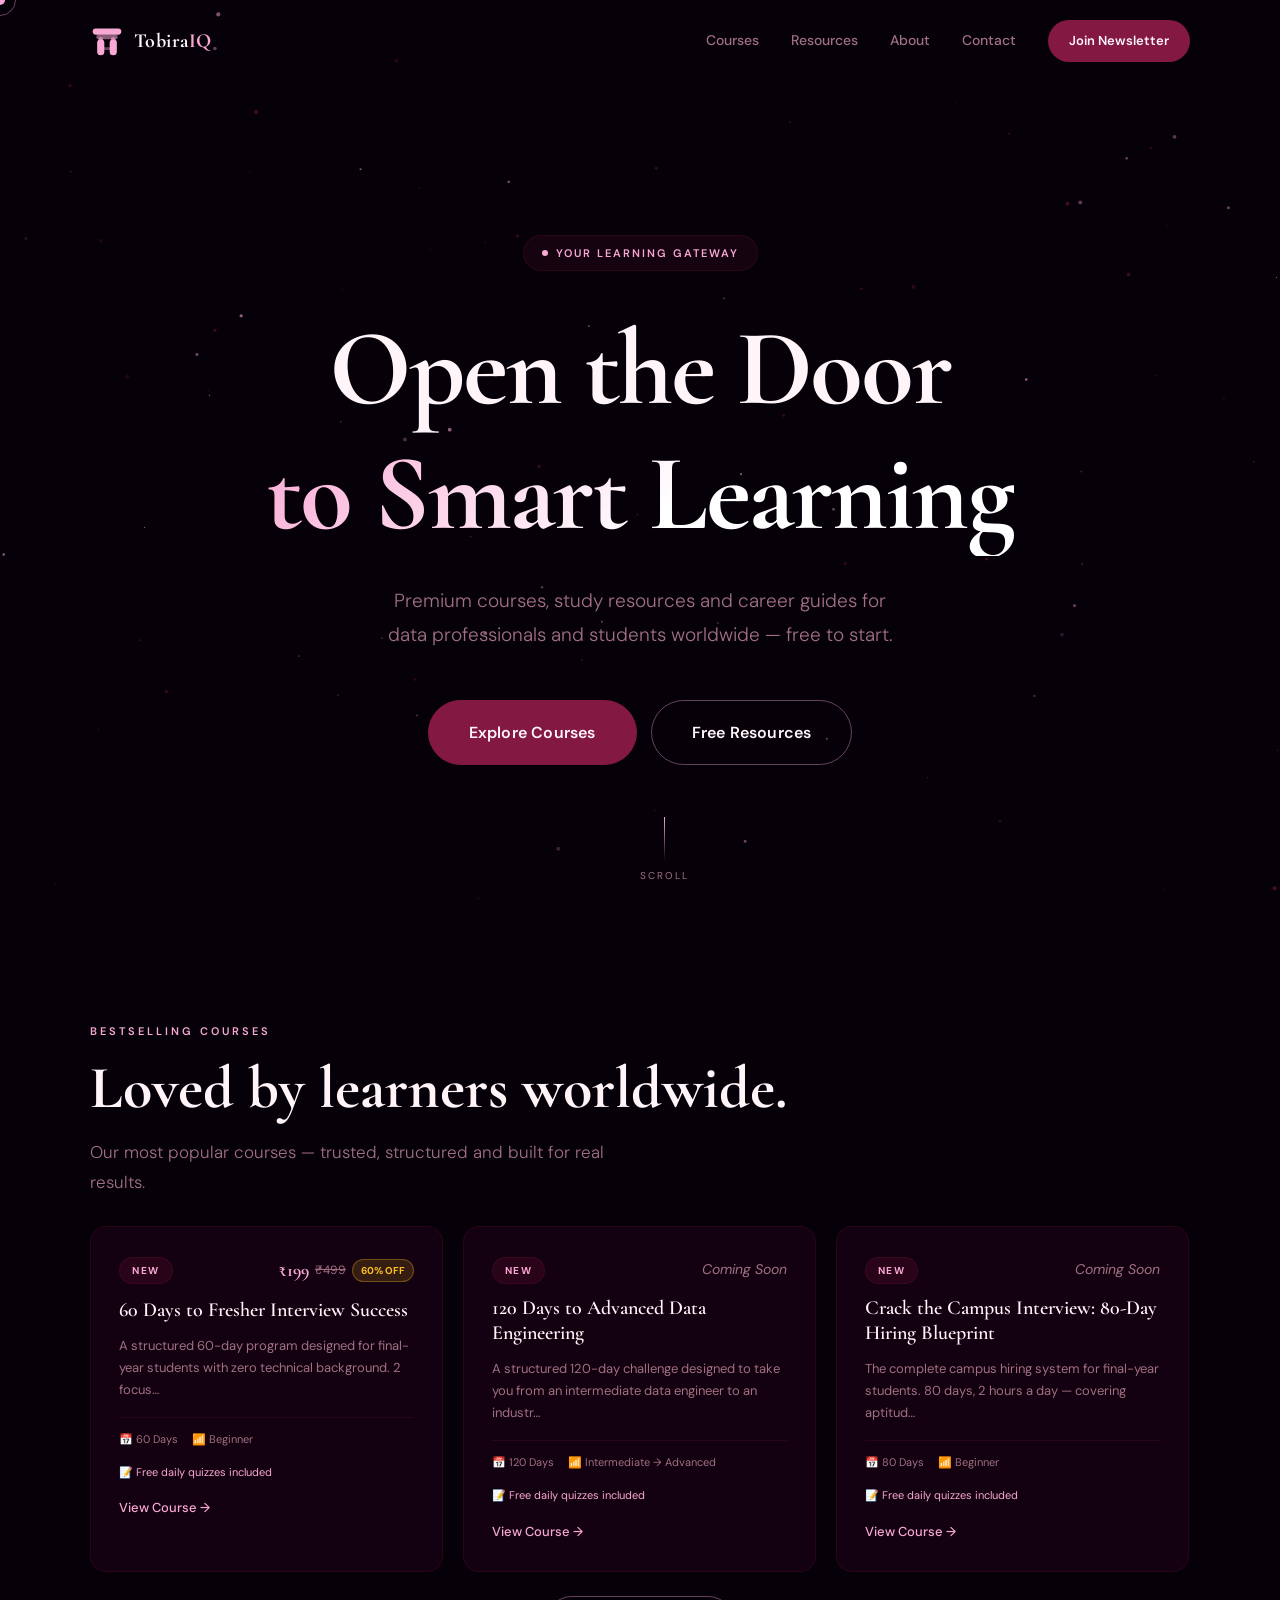
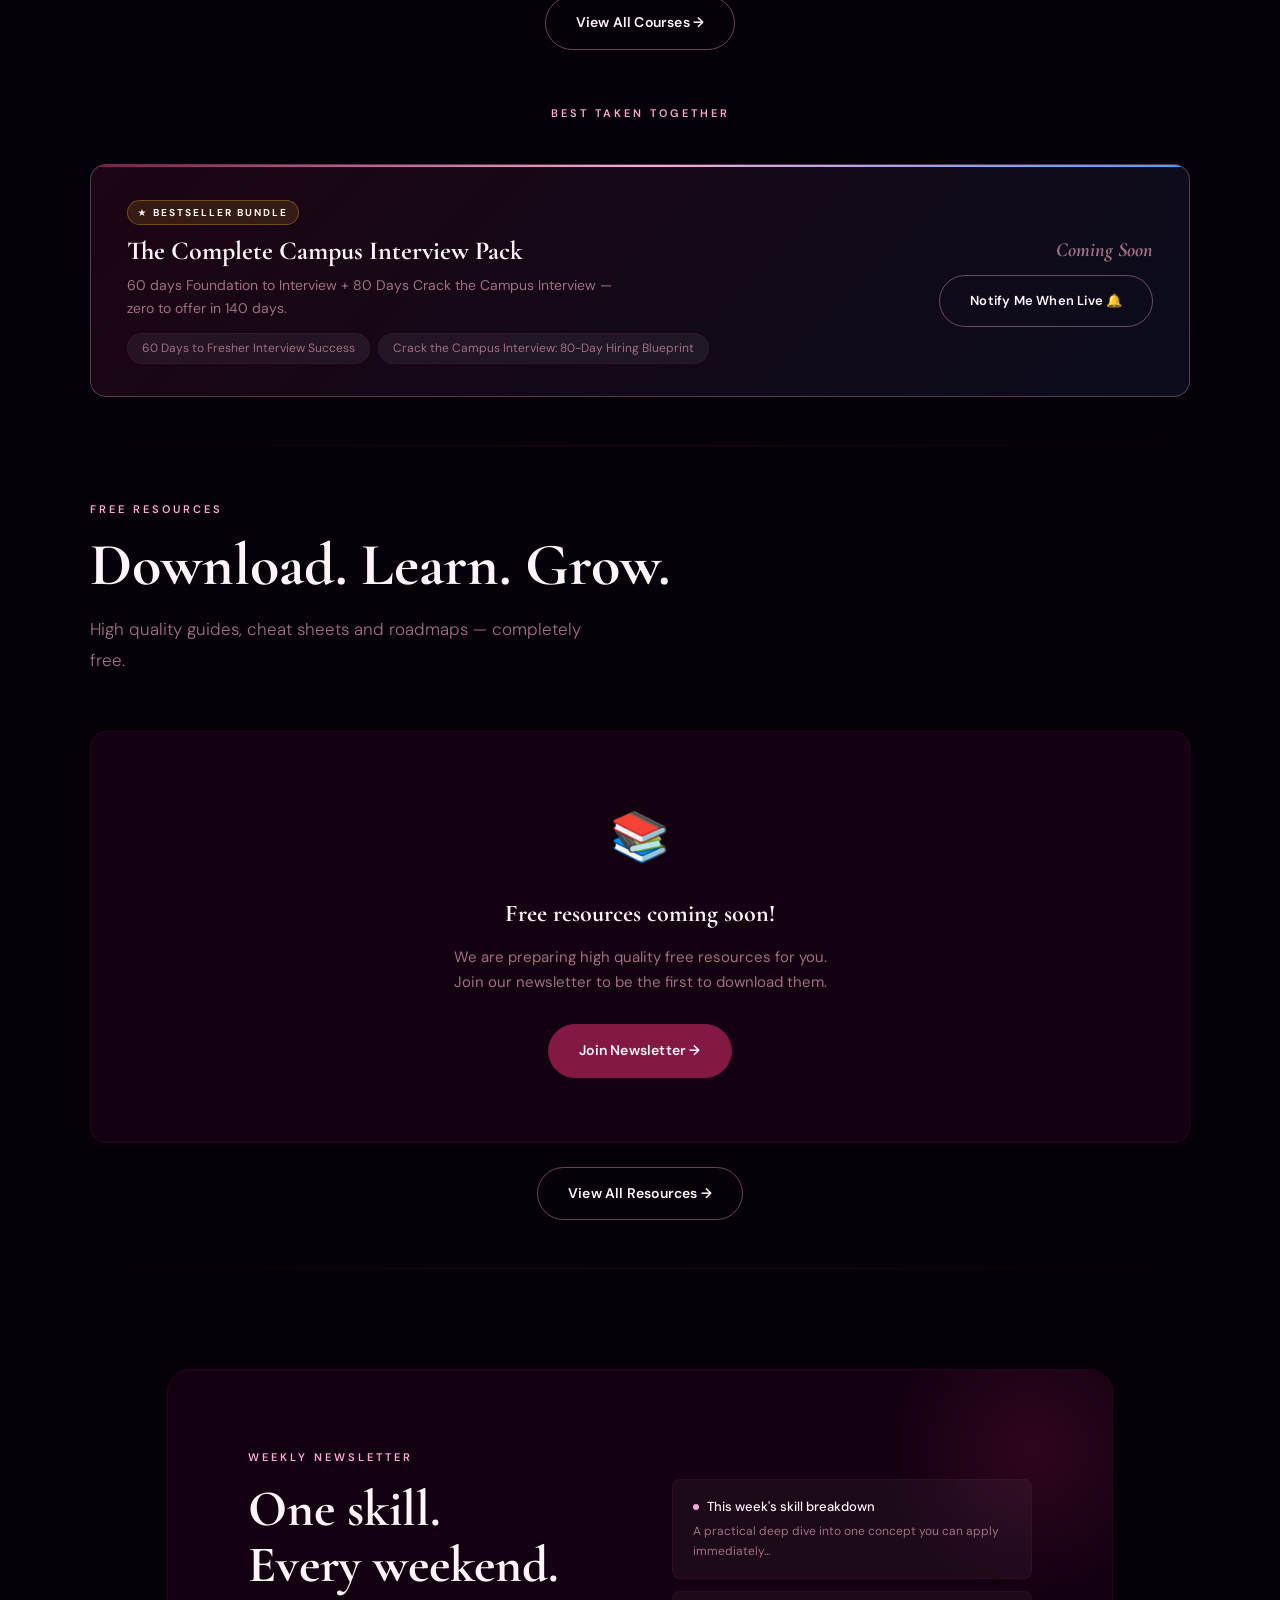
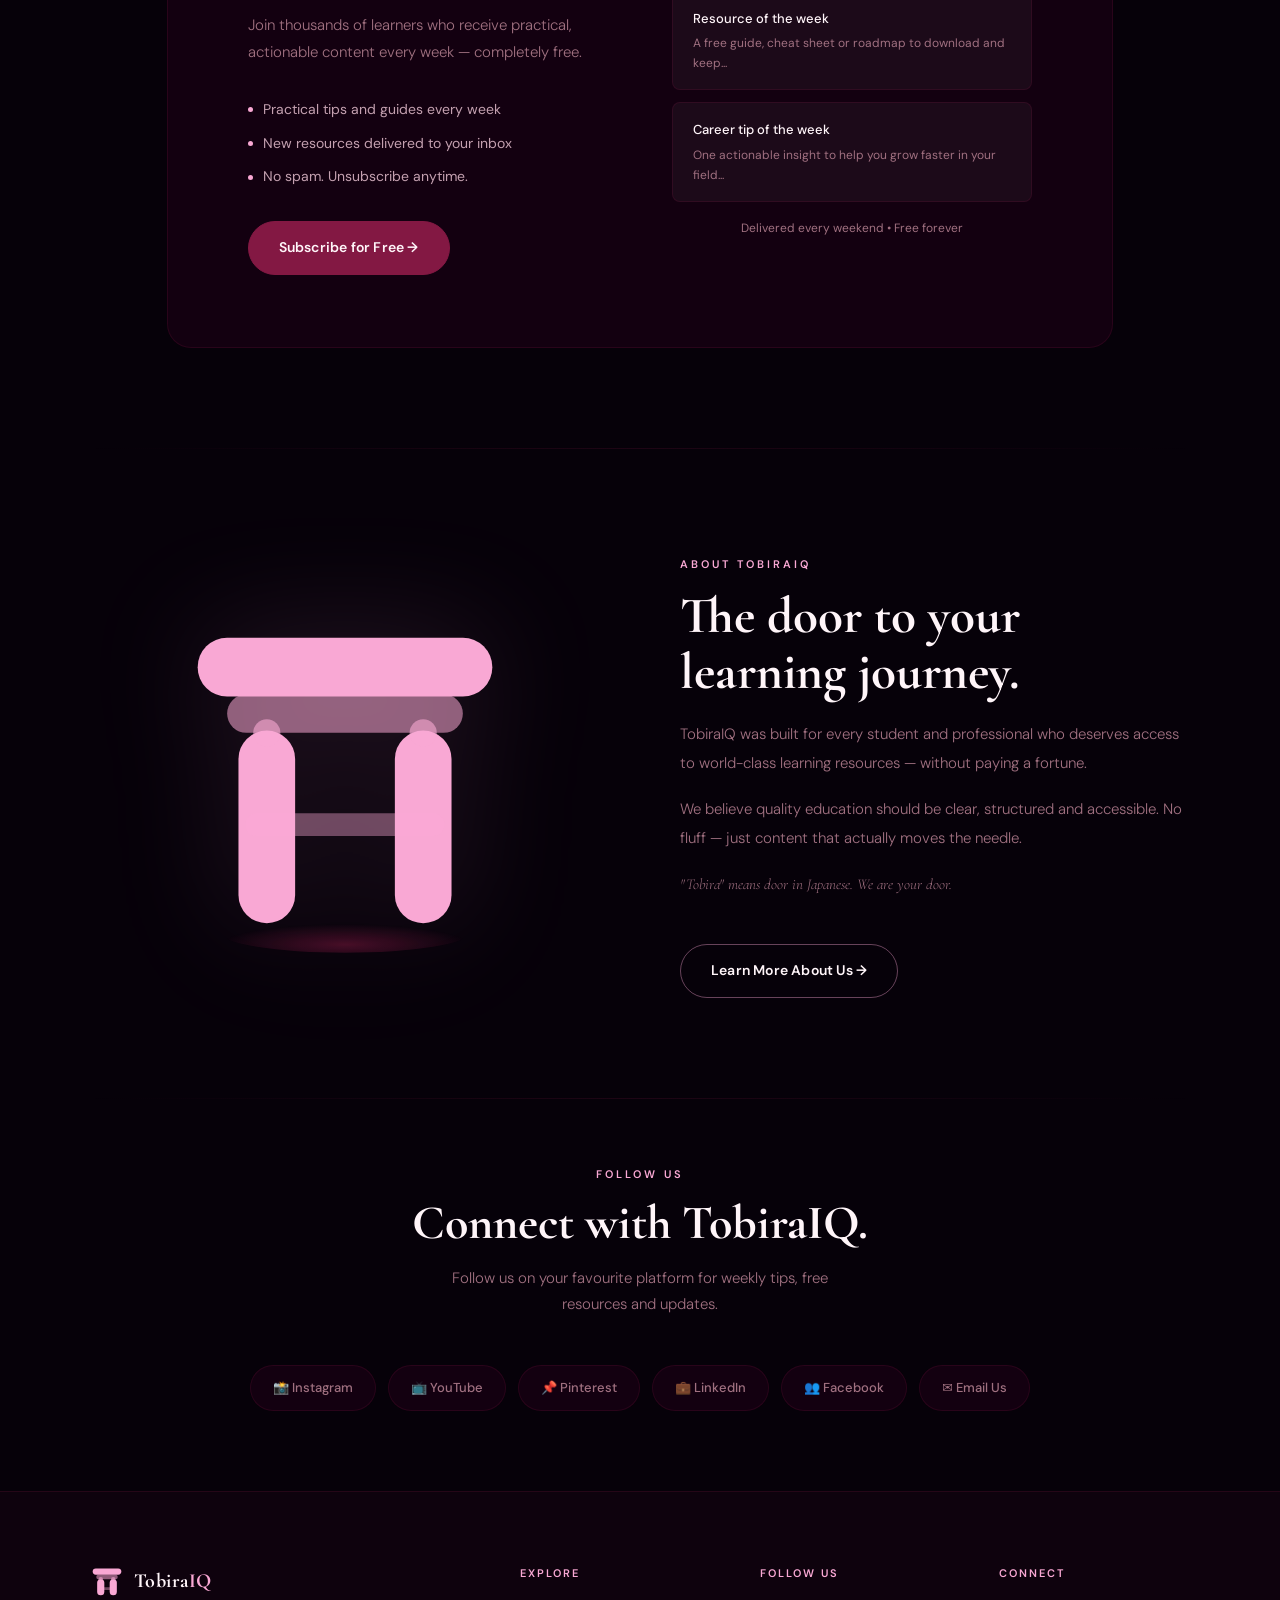
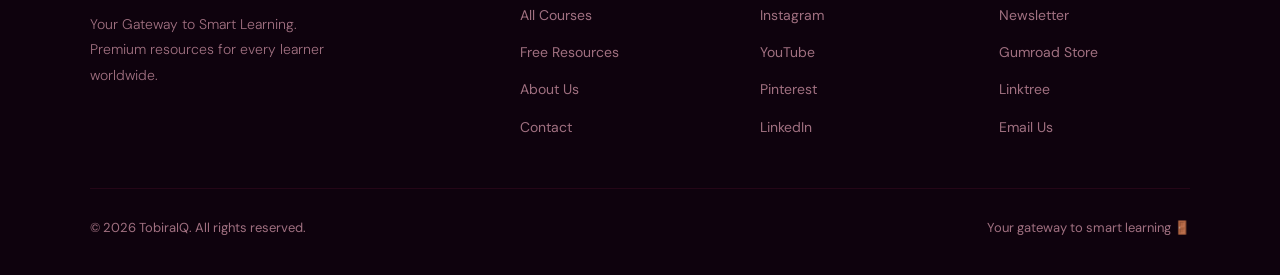
<file: index.html>
<!DOCTYPE html>
<html lang="en">
<head>
  <meta charset="UTF-8"/>
  <meta name="viewport" content="width=device-width, initial-scale=1.0"/>
  <title>TobiraIQ — Your Gateway to Smart Learning</title>
  <meta name="description" content="TobiraIQ — Your gateway to smart learning. Premium courses and resources for data professionals and students worldwide."/>
  <meta property="og:title"       content="TobiraIQ — Your Gateway to Smart Learning"/>
  <meta property="og:description" content="Premium study resources and courses for data professionals and students across India."/>
  <meta property="og:image"       content="assets/og.png"/>
  <link rel="icon" href="assets/favicon.png"/>
  <link rel="stylesheet" href="css/main.css"/>
  <style>
    /* ── Hero ─────────────────────────────────────────── */
    .hero {
      min-height: 100vh;
      display: flex; align-items: center; justify-content: center;
      text-align: center;
      padding: 140px 7% 40px;
      position: relative;
    }
    .hero-inner { max-width: 820px; }

    .hero-badge {
      display: inline-flex; align-items: center; gap: 8px;
      background: rgba(131,24,67,0.12);
      border: 1px solid var(--border);
      border-radius: var(--radius-full);
      padding: 8px 18px;
      font-size: 11px; font-weight: 600;
      color: var(--pink-glow);
      letter-spacing: 2px; text-transform: uppercase;
      margin-bottom: 36px;
      animation: fadeUp 0.7s ease both;
    }
    .hero-badge-dot {
      width: 6px; height: 6px;
      background: var(--pink-glow); border-radius: 50%;
      animation: pulseDot 2s infinite;
    }
    @keyframes pulseDot {
      0%,100% { transform: scale(1); opacity: 1; }
      50%      { transform: scale(1.6); opacity: 0.5; }
    }

    .hero h1 {
      font-family: var(--font-display);
      font-size: clamp(52px, 9vw, 108px);
      line-height: 1.15;
      font-weight: 700;
      letter-spacing: -2px;
      margin-bottom: 28px;
      animation: fadeUp 0.7s 0.1s ease both;
    }
    .hero h1 .grad {
      display: block;
      background: linear-gradient(135deg, var(--pink-glow) 0%, #fff 55%);
      -webkit-background-clip: text;
      -webkit-text-fill-color: transparent;
      background-clip: text;
    }

    .hero-sub {
      font-size: clamp(16px, 2vw, 19px);
      color: var(--muted); font-weight: 300;
      max-width: 520px; margin: 0 auto 48px;
      line-height: 1.8;
      animation: fadeUp 0.7s 0.2s ease both;
    }

    .hero-buttons {
      display: flex; gap: 14px; justify-content: center; flex-wrap: wrap;
      animation: fadeUp 0.7s 0.3s ease both;
    }

    .hero-scroll {
      position: absolute; bottom: 16px; left: 50%;
      transform: translateX(-50%);
      display: flex; flex-direction: column; align-items: center; gap: 6px;
      color: var(--muted); font-size: 10px; letter-spacing: 2px; text-transform: uppercase;
      animation: fadeUp 0.7s 0.5s ease both;
      pointer-events: none;
      opacity: 0.6;
    }
    @media (max-height: 700px) { .hero-scroll { display: none; } }
    .scroll-line {
      width: 1px; height: 44px;
      background: linear-gradient(to bottom, var(--pink-glow), transparent);
      animation: scrollAnim 2.2s ease infinite;
    }
    @keyframes scrollAnim {
      0%   { transform: scaleY(0); transform-origin: top; opacity: 1; }
      45%  { transform: scaleY(1); transform-origin: top; opacity: 1; }
      55%  { transform: scaleY(1); transform-origin: bottom; opacity: 1; }
      100% { transform: scaleY(0); transform-origin: bottom; opacity: 0; }
    }

    @keyframes fadeUp {
      from { opacity: 0; transform: translateY(28px); }
      to   { opacity: 1; transform: translateY(0); }
    }

    /* ── Categories Strip ────────────────────────────── */
    .categories-strip {
      padding: 0 7% 32px;
      position: relative; z-index: 1;
    }
    .categories-strip-inner {
      max-width: 1180px; margin: 0 auto;
      display: flex; gap: 12px; flex-wrap: wrap; justify-content: center;
    }
    .cat-pill {
      display: inline-flex; align-items: center; gap: 8px;
      background: var(--card);
      border: 1px solid var(--border);
      border-radius: var(--radius-full);
      padding: 10px 20px;
      font-size: 13px; font-weight: 500;
      color: var(--muted);
      transition: all var(--transition);
    }
    .cat-pill:hover {
      border-color: var(--border-hover);
      color: var(--pink-glow);
      transform: translateY(-2px);
    }

    /* ── Bundle Card ──────────────────────────────────── */
    .bundle-card {
      background: linear-gradient(135deg, rgba(131,24,67,0.18) 0%, rgba(74,158,255,0.08) 100%);
      border: 1px solid rgba(249,168,212,0.3);
      border-radius: var(--radius-md);
      padding: 32px 36px;
      display: flex; align-items: center; justify-content: space-between;
      gap: 28px; flex-wrap: wrap;
      position: relative; overflow: hidden;
      margin-top: 28px;
    }
    .bundle-card::before {
      content: ''; position: absolute; top: 0; left: 0; right: 0; height: 2px;
      background: linear-gradient(90deg, var(--pink), var(--pink-glow), #4A9EFF);
    }
    .bundle-label {
      font-size: 10px; font-weight: 700; letter-spacing: 2px;
      text-transform: uppercase; color: var(--yellow);
      background: rgba(251,191,36,0.12); border: 1px solid rgba(251,191,36,0.3);
      padding: 3px 10px; border-radius: 100px; margin-bottom: 10px;
      display: inline-block;
    }
    .bundle-title { font-family: var(--font-display); font-size: 26px; font-weight: 700; line-height: 1.2; margin-bottom: 8px; }
    .bundle-tagline { color: var(--muted); font-size: 14px; line-height: 1.6; max-width: 500px; }
    .bundle-courses { display: flex; gap: 8px; flex-wrap: wrap; margin-top: 14px; }
    .bundle-course-pill {
      background: rgba(255,255,255,0.06); border: 1px solid var(--border);
      border-radius: 100px; padding: 4px 14px;
      font-size: 12px; color: var(--muted);
    }
    .bundle-right { text-align: right; flex-shrink: 0; }
    .bundle-price { font-family: var(--font-display); font-size: 32px; font-weight: 700; color: var(--pink-glow); }
    .bundle-original { font-size: 14px; color: var(--muted); text-decoration: line-through; margin-bottom: 4px; }
    .bundle-savings { font-size: 12px; color: #4ade80; font-weight: 600; margin-bottom: 16px; }
    @media (max-width: 640px) {
      .bundle-card { flex-direction: column; padding: 24px; }
      .bundle-right { text-align: left; width: 100%; }
    }
    .carousel-wrapper { position: relative; margin-top: 28px; }
    .carousel-track-outer {
      overflow: hidden;
      padding-top: 4px;   /* prevents card top border/shadow from clipping */
      margin-top: -4px;
    }
    .carousel-track {
      display: flex; gap: 20px;
      transition: transform 0.45s cubic-bezier(0.4,0,0.2,1);
      will-change: transform;
    }
    /* Card widths via CSS — reliable across all screen sizes */
    .carousel-card {
      flex: 0 0 calc(33.333% - 14px); /* desktop: 3 per view */
    }
    @media (max-width: 1023px) and (min-width: 640px) {
      /* Tablet with 2 cards: center them */
      .carousel-track { justify-content: center; }
      .carousel-card  { flex: 0 0 calc(50% - 10px); }
    }
    @media (max-width: 639px) {
      .carousel-card { flex: 0 0 calc(100%); } /* mobile: 1 card full width */
    }
    .carousel-card {
      background: var(--card); border: 1px solid var(--border);
      border-radius: var(--radius-md); padding: 28px;
      display: flex; flex-direction: column; gap: 12px;
      text-decoration: none; color: inherit;
      transition: border-color 0.3s, transform 0.3s, box-shadow 0.3s;
      flex-shrink: 0; position: relative; overflow: hidden;
    }
    .carousel-card::before {
      content: ''; position: absolute; top: 0; left: 0; right: 0; height: 1px;
      background: linear-gradient(90deg, transparent, var(--pink-glow), transparent);
      transform: scaleX(0); transition: transform 0.3s;
    }
    .carousel-card:hover { border-color: var(--border-hover); transform: translateY(-4px); box-shadow: var(--shadow-md); }
    .carousel-card:hover::before { transform: scaleX(1); }
    .c-card-top { display: flex; align-items: flex-start; justify-content: space-between; gap: 8px; }
    .c-card-price { font-family: var(--font-display); font-size: 18px; font-weight: 700; color: var(--pink-glow); white-space: nowrap; }
    .c-card-title { font-family: var(--font-display); font-size: 20px; font-weight: 600; line-height: 1.25; }
    .c-card-desc { color: var(--muted); font-size: 13px; line-height: 1.7; }
    .c-card-meta { display: flex; gap: 14px; font-size: 11px; color: var(--muted); border-top: 1px solid var(--border); padding-top: 12px; margin-top: 4px; }
    .c-card-quiz { font-size: 11px; color: var(--pink-glow); margin-top: 2px; }
    .c-card-cta { color: var(--pink-glow); font-size: 13px; font-weight: 500; margin-top: 4px; display: flex; align-items: center; gap: 6px; transition: gap 0.3s; }
    .carousel-card:hover .c-card-cta { gap: 10px; }
    .carousel-dots { display: flex; justify-content: center; align-items: center; gap: 8px; margin-top: 24px; }
    .carousel-dot { width: 8px; height: 8px; border-radius: 50%; background: var(--border); border: none; cursor: pointer; transition: all 0.3s; padding: 0; }
    .carousel-dot.active { background: var(--pink-glow); width: 24px; border-radius: 4px; }
    .carousel-arrows { display: flex; justify-content: center; align-items: center; gap: 12px; margin-top: 12px; }
    .carousel-arrow {
      width: 44px; height: 44px; border-radius: 50%;
      background: var(--card); border: 1px solid var(--border);
      color: var(--muted); font-size: 18px;
      display: flex; align-items: center; justify-content: center;
      cursor: pointer; transition: all 0.3s;
    }
    .carousel-arrow:hover:not(:disabled) { border-color: var(--pink-glow); color: var(--pink-glow); transform: translateY(-2px); }
    .carousel-arrow:disabled { opacity: 0.3; cursor: not-allowed; }
    .badge-bestseller { background: rgba(251,191,36,0.15); color: #fbbf24; border: 1px solid rgba(251,191,36,0.3); display: inline-flex; align-items: center; padding: 4px 12px; border-radius: 100px; font-size: 10px; font-weight: 700; letter-spacing: 1.5px; text-transform: uppercase; }

    /* ── Resources Preview ───────────────────────────── */
    .resources-grid {
      display: grid;
      grid-template-columns: repeat(auto-fill, minmax(260px, 1fr));
      gap: 18px;
      margin-top: 56px;
    }
    .resource-card {
      padding: 28px;
      display: flex; flex-direction: column; gap: 10px;
    }
    .resource-card h3 {
      font-size: 17px; font-weight: 600; line-height: 1.3;
    }
    .resource-card p {
      color: var(--muted); font-size: 13px; flex: 1; line-height: 1.7;
    }

    /* ── Newsletter Band ─────────────────────────────── */
    .newsletter-band {
      margin: 0 7%;
      background: var(--card);
      border: 1px solid var(--border);
      border-radius: var(--radius-lg);
      padding: 72px 80px;
      display: grid;
      grid-template-columns: 1fr 1fr;
      gap: 64px; align-items: center;
      position: relative; overflow: hidden;
    }
    .newsletter-band::before {
      content: '';
      position: absolute; top: -80px; right: -80px;
      width: 320px; height: 320px;
      background: radial-gradient(circle, rgba(131,24,67,0.25), transparent 65%);
      pointer-events: none;
    }
    .newsletter-band h2 {
      font-family: var(--font-display);
      font-size: clamp(32px, 4vw, 52px);
      font-weight: 700; line-height: 1.1;
      margin-bottom: 18px;
    }
    .newsletter-band p {
      color: var(--muted); font-size: 15px; font-weight: 300;
      line-height: 1.8; margin-bottom: 32px;
    }
    .newsletter-perks {
      display: flex; flex-direction: column; gap: 10px;
      margin-bottom: 32px;
    }
    .perk {
      display: flex; align-items: center; gap: 10px;
      font-size: 14px; color: var(--muted-light);
    }
    .perk::before {
      content: '';
      width: 5px; height: 5px; border-radius: 50%;
      background: var(--pink-glow); flex-shrink: 0;
    }

    .newsletter-visual {
      display: flex; flex-direction: column; gap: 12px;
      position: relative; z-index: 1;
    }
    .email-card {
      background: rgba(255,255,255,0.04);
      border: 1px solid var(--border);
      border-radius: var(--radius-sm);
      padding: 16px 20px;
      transition: all var(--transition);
    }
    .email-card:hover { border-color: var(--border-hover); transform: translateX(4px); }
    .email-card-title {
      font-size: 13px; font-weight: 500; margin-bottom: 3px;
      display: flex; align-items: center; gap: 8px;
    }
    .email-dot {
      width: 6px; height: 6px; border-radius: 50%;
      background: var(--pink-glow);
      animation: pulseDot 2s infinite;
      flex-shrink: 0;
    }
    .email-card-preview { color: var(--muted); font-size: 12px; }

    /* ── About Strip ─────────────────────────────────── */
    .about-strip {
      display: grid;
      grid-template-columns: 1fr 1fr;
      gap: 80px; align-items: center;
      max-width: 1180px; margin: 0 auto;
    }
    .about-torii {
      display: flex; justify-content: center;
    }
    .about-torii svg { width: min(340px, 90%); height: auto; filter: drop-shadow(0 0 60px rgba(249,168,212,0.15)); }
    .about-content h2 {
      font-family: var(--font-display);
      font-size: clamp(32px, 4vw, 52px);
      font-weight: 700; line-height: 1.1;
      margin-bottom: 20px;
    }
    .about-content p {
      color: var(--muted); font-size: 15px; font-weight: 300;
      line-height: 1.9; margin-bottom: 18px;
    }
    .about-quote {
      font-family: var(--font-display);
      font-size: 20px; font-style: italic;
      color: var(--pink-glow); line-height: 1.5;
      margin-top: 8px;
    }

    /* ── Social Row ──────────────────────────────────── */
    .social-row {
      display: flex; flex-wrap: wrap; gap: 12px;
      justify-content: center; margin-top: 48px;
    }
    .social-pill {
      display: flex; align-items: center; gap: 8px;
      background: var(--card);
      border: 1px solid var(--border);
      border-radius: var(--radius-full);
      padding: 11px 22px;
      font-size: 13px; font-weight: 500;
      color: var(--muted);
      transition: all var(--transition);
    }
    .social-pill:hover {
      border-color: var(--border-hover);
      color: var(--pink-glow); transform: translateY(-3px);
    }

    @media (max-width: 900px) {
      .newsletter-band { grid-template-columns: 1fr; padding: 48px 36px; gap: 40px; }
      .about-strip { grid-template-columns: 1fr; gap: 48px; }
      .newsletter-band { margin: 0 5%; }
    }
    @media (max-width: 600px) {
      .hero h1 { letter-spacing: -1px; }
      .newsletter-band { padding: 40px 28px; }
    }
  </style>
</head>
<body>

  <!-- Cursor -->
  <div class="cursor"      id="cursor"></div>
  <div class="cursor-ring" id="cursor-ring"></div>

  <!-- Particles -->
  <canvas id="particles-canvas"></canvas>

  <!-- Scroll Progress -->
  <div id="scroll-progress"></div>

  <!-- Navbar -->
  <nav class="navbar" id="navbar">
    <a href="index.html" class="nav-logo">
      <svg width="34" height="34" viewBox="0 0 38 38" fill="none">
        <rect x="3"  y="5"  width="32" height="7"  rx="3.5" fill="#F9A8D4"/>
        <rect x="7"  y="12" width="24" height="5"  rx="2.5" fill="#F9A8D4" opacity="0.55"/>
        <rect x="8"  y="17" width="8"  height="18" rx="4"   fill="#F9A8D4"/>
        <rect x="22" y="17" width="8"  height="18" rx="4"   fill="#F9A8D4"/>
        <rect x="9"  y="26" width="20" height="3"  rx="1.5" fill="#F9A8D4" opacity="0.4"/>
        <circle cx="12" cy="17" r="2.5" fill="#F9A8D4" opacity="0.6"/>
        <circle cx="26" cy="17" r="2.5" fill="#F9A8D4" opacity="0.6"/>
      </svg>
      <span class="nav-logo-text">Tobira<em>IQ</em></span>
    </a>
    <ul class="nav-menu" id="nav-menu"></ul>
    <button class="nav-hamburger" id="hamburger" aria-label="Menu">
      <span></span><span></span><span></span>
    </button>
  </nav>

  <main class="page">

    <!-- ── Hero ──────────────────────────────────────── -->
    <section class="hero">
      <div class="hero-inner">
        <div class="hero-badge">
          <span class="hero-badge-dot"></span>
          Your Learning Gateway
        </div>
        <h1>
          Open the Door
          <span class="grad">to Smart Learning</span>
        </h1>
        <p class="hero-sub">
          Premium courses, study resources and career guides for
          data professionals and students worldwide — free to start.
        </p>
        <div class="hero-buttons">
          <a href="courses.html"            class="btn btn-primary btn-lg">Explore Courses</a>
          <a href="resources.html"          class="btn btn-outline btn-lg">Free Resources</a>
        </div>
      </div>
      <div class="hero-scroll">
        <div class="scroll-line"></div>
        <span>Scroll</span>
      </div>
    </section>

    <!-- ── Category Pills ─────────────────────────────── -->
    <div class="categories-strip">
      <div class="categories-strip-inner" id="cat-pills"></div>
    </div>

    <!-- ── Bestselling Courses Carousel ─────────────── -->
    <section class="section" style="padding-top: 40px; padding-bottom: 48px;">
      <div class="section-inner">
        <span class="section-eyebrow reveal">Bestselling Courses</span>
        <h2 class="section-title reveal">Loved by learners worldwide.</h2>
        <p class="section-subtitle reveal">Our most popular courses — trusted, structured and built for real results.</p>
        <div class="carousel-wrapper reveal">
          <div class="carousel-track-outer">
            <div class="carousel-track" id="carousel-track"></div>
          </div>
          <div class="carousel-dots"  id="carousel-dots"></div>
          <div class="carousel-arrows">
            <button class="carousel-arrow" id="carousel-prev" onclick="carouselPrev()" aria-label="Previous">←</button>
            <button class="carousel-arrow" id="carousel-next" onclick="carouselNext()" aria-label="Next">→</button>
          </div>
        </div>
        <div id="courses-empty" style="display:none; text-align:center; padding:64px 24px; background:var(--card); border:1px solid var(--border); border-radius:var(--radius-md); margin-top:28px;">
          <div style="font-size:48px; margin-bottom:16px;">🚀</div>
          <h3 style="font-family:var(--font-display); font-size:24px; margin-bottom:10px;">First course dropping soon!</h3>
          <p style="color:var(--muted); font-size:15px; max-width:400px; margin:0 auto 28px; line-height:1.7;">Subscribe to the newsletter to get notified the moment it goes live.</p>
          <a href="https://tobiraiq.beehiiv.com" target="_blank" class="btn btn-primary">Notify Me →</a>
        </div>
        <div style="text-align:center; margin-top:24px;" class="reveal">
          <a href="courses.html" class="btn btn-outline">View All Courses →</a>
        </div>
      </div>
    </section>

    <!-- ── Best Together Bundle ──────────────────────── -->
    <section class="section" style="padding-top:0; padding-bottom:48px;" id="bundle-section" style="display:none;">
      <div class="section-inner">
        <div style="text-align:center; margin-bottom:20px;">
          <span class="section-eyebrow">Best Taken Together</span>
        </div>
        <div id="bundle-cards"></div>
      </div>
    </section>

    <div class="divider"></div>

    <!-- ── Free Resources ────────────────────────────── -->
    <section class="section" style="padding-top: 48px; padding-bottom: 48px;">
      <div class="section-inner">
        <span class="section-eyebrow reveal">Free Resources</span>
        <h2 class="section-title reveal">Download. Learn. Grow.</h2>
        <p class="section-subtitle reveal">High quality guides, cheat sheets and roadmaps — completely free.</p>
        <div class="resources-grid" id="featured-resources"></div>
        <div style="text-align:center; margin-top:24px;" class="reveal">
          <a href="resources.html" class="btn btn-outline">View All Resources →</a>
        </div>
      </div>
    </section>

    <div class="divider"></div>

    <!-- ── Newsletter ─────────────────────────────────── -->
    <section class="section">
      <div class="newsletter-band reveal">
        <div>
          <span class="section-eyebrow">Weekly Newsletter</span>
          <h2>One skill.<br>Every weekend.</h2>
          <p>Join thousands of learners who receive practical, actionable content every week — completely free.</p>
          <div class="newsletter-perks">
            <div class="perk">Practical tips and guides every week</div>
            <div class="perk">New resources delivered to your inbox</div>
            <div class="perk">No spam. Unsubscribe anytime.</div>
          </div>
          <a href="https://tobiraiq.beehiiv.com" target="_blank" class="btn btn-primary">Subscribe for Free →</a>
        </div>
        <div class="newsletter-visual">
          <div class="email-card">
            <div class="email-card-title"><span class="email-dot"></span> This week's skill breakdown</div>
            <div class="email-card-preview">A practical deep dive into one concept you can apply immediately...</div>
          </div>
          <div class="email-card">
            <div class="email-card-title">Resource of the week</div>
            <div class="email-card-preview">A free guide, cheat sheet or roadmap to download and keep...</div>
          </div>
          <div class="email-card">
            <div class="email-card-title">Career tip of the week</div>
            <div class="email-card-preview">One actionable insight to help you grow faster in your field...</div>
          </div>
          <div style="font-size:12px; color:var(--muted); text-align:center; margin-top:4px;">
            Delivered every weekend • Free forever
          </div>
        </div>
      </div>
    </section>

    <div class="divider"></div>

    <!-- ── About ──────────────────────────────────────── -->
    <section class="section">
      <div class="about-strip">
        <div class="about-torii reveal">
          <svg viewBox="0 0 300 340" fill="none" xmlns="http://www.w3.org/2000/svg">
            <defs>
              <radialGradient id="glow" cx="50%" cy="80%" r="50%">
                <stop offset="0%" stop-color="#831843" stop-opacity="0.5"/>
                <stop offset="100%" stop-color="#831843" stop-opacity="0"/>
              </radialGradient>
            </defs>
            <ellipse cx="150" cy="310" rx="110" ry="18" fill="url(#glow)"/>
            <rect x="20"  y="50"  width="260" height="52" rx="26" fill="#F9A8D4"/>
            <rect x="46"  y="100" width="208" height="34" rx="17" fill="#F9A8D4" opacity="0.55"/>
            <rect x="56"  y="132" width="50"  height="170" rx="25" fill="#F9A8D4"/>
            <rect x="194" y="132" width="50"  height="170" rx="25" fill="#F9A8D4"/>
            <rect x="62"  y="205" width="176" height="20"  rx="10" fill="#F9A8D4" opacity="0.4"/>
            <circle cx="81"  cy="134" r="12" fill="#F9A8D4" opacity="0.6"/>
            <circle cx="219" cy="134" r="12" fill="#F9A8D4" opacity="0.6"/>
          </svg>
        </div>
        <div class="about-content reveal">
          <span class="section-eyebrow">About TobiraIQ</span>
          <h2>The door to your learning journey.</h2>
          <p>TobiraIQ was built for every student and professional who deserves access to world-class learning resources — without paying a fortune.</p>
          <p>We believe quality education should be clear, structured and accessible. No fluff — just content that actually moves the needle.</p>
          <p class="about-quote">"Tobira" means door in Japanese. We are your door.</p>
          <br/>
          <a href="about.html" class="btn btn-outline">Learn More About Us →</a>
        </div>
      </div>
    </section>

    <div class="divider"></div>

    <!-- ── Social ─────────────────────────────────────── -->
    <section class="section-sm" style="text-align:center; position:relative; z-index:1; padding-bottom:80px;">
      <span class="section-eyebrow reveal">Follow Us</span>
      <h2 class="section-title reveal" style="font-size:clamp(28px,4vw,48px);">Connect with TobiraIQ.</h2>
      <p style="color:var(--muted); max-width:400px; margin:0 auto 40px; font-weight:300; font-size:15px;" class="reveal">
        Follow us on your favourite platform for weekly tips, free resources and updates.
      </p>
      <div class="social-row reveal" id="social-links"></div>
    </section>

  </main>

  <!-- Footer -->
  <footer id="footer"></footer>

  <!-- Toast -->
  <div class="toast" id="toast"></div>

  <!-- Data + Scripts -->
  <script src="data/categories.js"></script>
  <script src="data/courses.js"></script>
  <script src="data/resources.js"></script>
  <script src="js/main.js"></script>
  <script>
    // ── Render Category Pills ─────────────────────────
    document.addEventListener('DOMContentLoaded', () => {
      const pillContainer = document.getElementById('cat-pills');
      if (pillContainer && typeof CATEGORIES !== 'undefined') {
        pillContainer.innerHTML = CATEGORIES
          .filter(c => c.active)
          .map(c => `
            <a href="courses.html?cat=${c.id}" class="cat-pill reveal">
              <span>${c.icon}</span> ${c.label}
            </a>
          `).join('');
      }

      // ── Render Bestseller Carousel ──────────────────
      var carouselState = { current: 0, perView: 3, total: 0, courses: [] };

      function getPerView() {
        return window.innerWidth < 640 ? 1 : window.innerWidth < 1024 ? 2 : 3;
      }

      function buildCarousel() {
        if (typeof COURSES === 'undefined') return;

        // Get top selling courses (topSelling: true), max 10
        // Sort by salesCount descending so best sellers come first
        var list = COURSES
          .filter(function(c) { return c.topSelling; })
          .sort(function(a, b) { return (b.salesCount || 0) - (a.salesCount || 0); })
          .slice(0, 10);

        var track     = document.getElementById('carousel-track');
        var dotsEl    = document.getElementById('carousel-dots');
        var emptyEl   = document.getElementById('courses-empty');
        if (!track) return;

        if (list.length === 0) {
          track.parentElement.parentElement.style.display = 'none';
          if (emptyEl) emptyEl.style.display = 'block';
          return;
        }

        carouselState.courses = list;
        carouselState.perView = getPerView();
        carouselState.total   = list.length;
        carouselState.current = 0;

        // Card width is controlled by CSS (carousel-card class)
        // No JS pixel calculation needed — CSS handles responsive widths
        var pv = carouselState.perView;

        track.innerHTML = list.map(function(c) {
          var badge = c.badge === 'new' ?
            '<span class="badge-new badge">NEW</span>' :
            c.topSelling && (c.salesCount || 0) > 0 ?
            '<span class="badge-bestseller">BESTSELLER</span>' : '';
          var desc = c.description.length > 100 ?
            c.description.substring(0, 100) + '…' : c.description;

          // Price display
          var priceHTML = '';
          var isFree = c.price.toLowerCase().includes('free');
          if (c.price === 'Coming Soon') {
            priceHTML = '<span style="font-size:14px; color:var(--muted); font-style:italic;">Coming Soon</span>';
          } else if (isFree) {
            // Any price containing "free" → green
            priceHTML = '<span style="font-family:var(--font-display); font-size:18px; font-weight:700; color:#4ade80;">' + c.price + '</span>';
          } else if (c.originalPrice && c.discountPercent) {
            var displayPrice = c.discountedPrice || c.paidPrice || c.price;
            priceHTML =
              '<div style="display:flex; align-items:center; gap:6px; flex-wrap:wrap;">' +
                '<span style="font-family:var(--font-display); font-size:18px; font-weight:700; color:var(--pink-glow);">' + displayPrice + '</span>' +
                '<span style="font-size:12px; color:var(--muted); text-decoration:line-through;">' + c.originalPrice + '</span>' +
                '<span style="background:rgba(251,191,36,0.15); color:#fbbf24; border:1px solid rgba(251,191,36,0.3); padding:2px 8px; border-radius:100px; font-size:10px; font-weight:700;">' + c.discountPercent + '% OFF</span>' +
              '</div>';
          } else {
            priceHTML = '<span style="font-family:var(--font-display); font-size:18px; font-weight:700; color:var(--pink-glow);">' + c.price + '</span>';
          }
          return '<a href="course.html?id=' + c.id + '" class="carousel-card">' +
            '<div class="c-card-top"><div>' + badge + '</div><div>' + priceHTML + '</div></div>' +
            '<div class="c-card-title">' + c.title + '</div>' +
            '<div class="c-card-desc">' + desc + '</div>' +
            '<div class="c-card-meta"><span>📅 ' + c.duration + '</span><span>📶 ' + c.level + '</span></div>' +
            '<div class="c-card-quiz">📝 Free daily quizzes included</div>' +
            '<div class="c-card-cta">View Course →</div>' +
          '</a>';
        }).join('');

        // Center track when fewer cards than perView (e.g. 2 cards on desktop)
        track.style.justifyContent = list.length < pv ? 'center' : 'flex-start';

        // Hide dots and arrows if all cards fit in one view
        var showNav = list.length > pv;
        document.getElementById('carousel-dots').style.display    = showNav ? 'flex' : 'none';
        document.querySelector('.carousel-arrows').style.display   = showNav ? 'flex' : 'none';

        // Build dots — one dot per page
        var pages = Math.ceil(list.length / pv);
        dotsEl.innerHTML = '';
        for (var i = 0; i < pages; i++) {
          dotsEl.innerHTML += '<button class="carousel-dot' + (i === 0 ? ' active' : '') +
            '" onclick="carouselGoTo(' + i + ')" aria-label="Page ' + (i+1) + '"></button>';
        }

        updateCarouselArrows();
      }

      window.carouselGoTo = function(pageIndex) {
        var pv    = getPerView();
        var pages = Math.ceil(carouselState.total / pv);
        carouselState.current = Math.max(0, Math.min(pageIndex, pages - 1));
        carouselState.perView = pv;

        // Use percentage offset based on card width (100% per card on mobile, 50% tablet, 33% desktop)
        // Each page moves pv cards worth of width + gaps
        var cardWidthPct = 100 / pv; // percentage of container each card takes
        var gapPx        = 20;       // gap between cards in px
        var offsetPct    = carouselState.current * pv * cardWidthPct;
        var offsetGapPx  = carouselState.current * pv * gapPx;
        document.getElementById('carousel-track').style.transform =
          'translateX(calc(-' + offsetPct + '% - ' + offsetGapPx + 'px))';

        // Update dots
        var dots = document.querySelectorAll('.carousel-dot');
        dots.forEach(function(d, i) { d.classList.toggle('active', i === carouselState.current); });
        updateCarouselArrows();
      };

      window.carouselPrev = function() { carouselGoTo(carouselState.current - 1); };
      window.carouselNext = function() { carouselGoTo(carouselState.current + 1); };

      function updateCarouselArrows() {
        var pv    = getPerView();
        var pages = Math.ceil(carouselState.total / pv);
        var prev  = document.getElementById('carousel-prev');
        var next  = document.getElementById('carousel-next');
        if (prev) prev.disabled = carouselState.current === 0;
        if (next) next.disabled = carouselState.current >= pages - 1;
      }

      // Rebuild on resize for responsive
      window.addEventListener('resize', function() {
        var newPv = getPerView();
        if (newPv !== carouselState.perView) buildCarousel();
      });

      // ── Touch/Swipe support ──────────────────────────
      // Attach to the outer container so swipe works even on hidden overflow areas
      var touchStartX  = 0;
      var touchEndX    = 0;
      var touchStartY  = 0;
      var swipeOuter   = document.querySelector('.carousel-track-outer');

      if (swipeOuter) {
        swipeOuter.addEventListener('touchstart', function(e) {
          touchStartX = e.changedTouches[0].clientX;
          touchStartY = e.changedTouches[0].clientY;
        }, { passive: true });

        swipeOuter.addEventListener('touchend', function(e) {
          touchEndX = e.changedTouches[0].clientX;
          var diffX = touchStartX - touchEndX;
          var diffY = Math.abs(touchStartY - e.changedTouches[0].clientY);
          // Only trigger if horizontal swipe dominates (avoids conflict with page scroll)
          if (Math.abs(diffX) > 40 && Math.abs(diffX) > diffY) {
            if (diffX > 0) carouselNext();  // swipe left  → next
            else           carouselPrev();  // swipe right → prev
          }
        }, { passive: true });
      }

      buildCarousel();

      // ── Render Bundles ──────────────────────────────
      (function() {
        if (typeof BUNDLES === 'undefined') return;
        var activeBundles = BUNDLES.filter(function(b) { return b.active; });

        var section   = document.getElementById('bundle-section');
        var container = document.getElementById('bundle-cards');
        if (!section || !container) return;

        // Always hide first; show only if there are active bundles
        section.style.display = 'none';
        if (!activeBundles.length) return;
        section.style.display = 'block';

        container.innerHTML = activeBundles.map(function(b) {
          var pills = b.courseIds.map(function(cid) {
            var c = (typeof COURSES !== 'undefined') ? COURSES.find(function(x) { return x.id === cid; }) : null;
            return '<span class="bundle-course-pill">' + (c ? c.title : cid) + '</span>';
          }).join('');

          var badgeHtml = '<span class="bundle-label">★ ' + (b.badge === 'bestseller' ? 'Bestseller Bundle' : b.badge === 'popular' ? 'Popular Bundle' : 'Bundle') + '</span>';

          var priceHtml = b.price === 'Coming Soon'
            ? '<div class="bundle-price" style="font-size:20px; color:var(--muted); font-style:italic; margin-bottom:8px;">Coming Soon</div>'
            : '<div class="bundle-original">' + (b.originalPrice || '') + '</div>' +
              '<div class="bundle-price">' + b.price + '</div>' +
              (b.savingsText ? '<div class="bundle-savings">' + b.savingsText + '</div>' : '') +
              (b.discountPercent ? '<span class="badge-bestseller" style="margin-bottom:12px; display:inline-block;">' + b.discountPercent + '% OFF</span><br>' : '');

          var btnHtml = b.price === 'Coming Soon'
            ? '<a href="https://tobiraiq.beehiiv.com" target="_blank" class="btn btn-outline" style="font-size:13px;">Notify Me When Live 🔔</a>'
            : '<a href="' + b.gumroadLink + '" target="_blank" class="btn btn-primary" style="font-size:13px;">Get Bundle 🛒</a>';

          return '<div class="bundle-card">' +
            '<div>' +
              badgeHtml +
              '<div class="bundle-title">' + b.title + '</div>' +
              '<div class="bundle-tagline">' + b.tagline + '</div>' +
              '<div class="bundle-courses">' + pills + '</div>' +
            '</div>' +
            '<div class="bundle-right">' + priceHtml + btnHtml + '</div>' +
          '</div>';
        }).join('');
      })();

      // ── Render Featured Resources ───────────────────
      const resEl = document.getElementById('featured-resources');
      if (resEl && typeof RESOURCES !== 'undefined') {
        const featured = RESOURCES.filter(r => r.featured).slice(0, 3);
        if (featured.length === 0) {
          resEl.innerHTML = `
            <div style="
              grid-column: 1/-1;
              text-align: center;
              padding: 64px 24px;
              background: var(--card);
              border: 1px solid var(--border);
              border-radius: var(--radius-md);
            ">
              <div style="font-size:48px; margin-bottom:16px;">📚</div>
              <h3 style="font-family:var(--font-display); font-size:24px; margin-bottom:10px;">
                Free resources coming soon!
              </h3>
              <p style="color:var(--muted); font-size:15px; max-width:400px; margin:0 auto 28px; line-height:1.7;">
                We are preparing high quality free resources for you.
                Join our newsletter to be the first to download them.
              </p>
              <a href="https://tobiraiq.beehiiv.com" target="_blank" class="btn btn-primary">
                Join Newsletter →
              </a>
            </div>
          `;
        } else {
          resEl.innerHTML = featured.map(r => `
            <a href="${r.downloadLink}" target="_blank" class="card resource-card">
              ${getBadge(r.badge)}
              <h3>${r.title}</h3>
              <p>${r.description}</p>
              <div class="btn btn-ghost">Download Free →</div>
            </a>
          `).join('');
        }
      }

      // ── Render Social Links ─────────────────────────
      const socEl = document.getElementById('social-links');
      if (socEl && typeof SITE_CONFIG !== 'undefined') {
        const socials = [
          { label: '📸 Instagram',  href: SITE_CONFIG.instagram },
          { label: '📺 YouTube',    href: SITE_CONFIG.youtube   },
          { label: '📌 Pinterest',  href: SITE_CONFIG.pinterest },
          { label: '💼 LinkedIn',   href: SITE_CONFIG.linkedin  },
          { label: '👥 Facebook',   href: SITE_CONFIG.facebook  },
          { label: '✉️ Email Us',   href: `mailto:${SITE_CONFIG.email}` },
        ];
        socEl.innerHTML = socials.map(s => `
          <a href="${s.href}" target="_blank" class="social-pill">${s.label}</a>
        `).join('');
      }
    });
  </script>
</body>
</html>
</file>
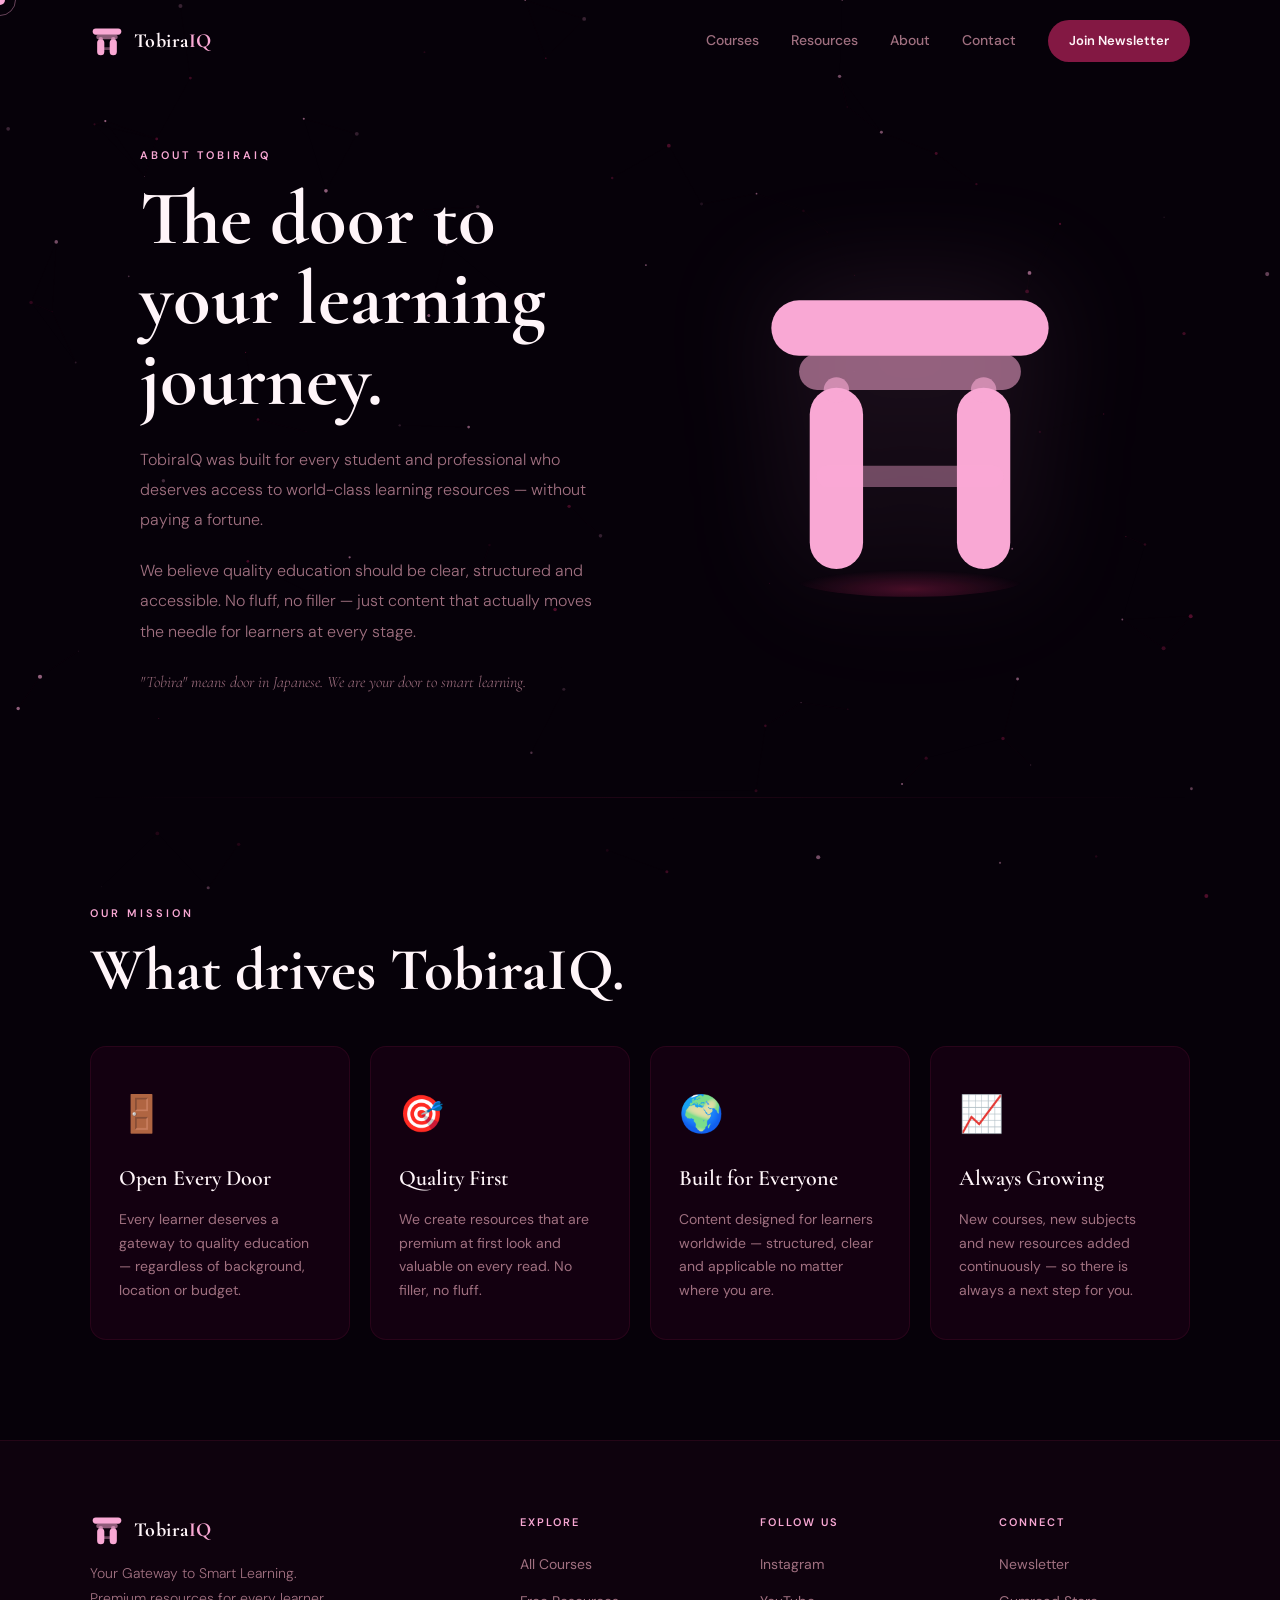
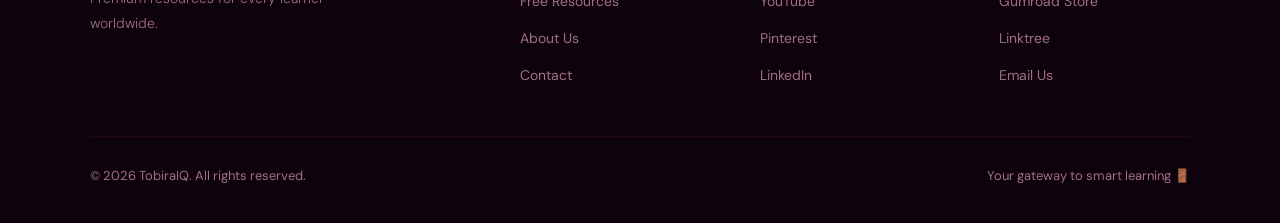
<file: about.html>
<!DOCTYPE html>
<html lang="en">
<head>
  <meta charset="UTF-8"/>
  <meta name="viewport" content="width=device-width, initial-scale=1.0"/>
  <title>About — TobiraIQ</title>
  <link rel="icon" href="assets/favicon.png"/>
  <link rel="stylesheet" href="css/main.css"/>
  <style>
    .about-hero {
      padding: 140px 7% 80px;
      max-width: 1180px; margin: 0 auto;
      display: grid; grid-template-columns: 1fr 1fr;
      gap: 80px; align-items: center;
    }
    .about-content h1 {
      font-family: var(--font-display);
      font-size: clamp(42px, 6vw, 80px);
      font-weight: 700; line-height: 1.05;
      margin-bottom: 24px;
    }
    .about-content p {
      color: var(--muted); font-size: 16px; font-weight: 300;
      line-height: 1.9; margin-bottom: 20px;
    }
    .about-quote {
      font-family: var(--font-display);
      font-size: 22px; font-style: italic;
      color: var(--pink-glow); line-height: 1.5; margin-top: 16px;
    }
    .about-visual {
      display: flex; justify-content: center;
    }
    .about-visual svg {
      width: min(320px, 90%);
      filter: drop-shadow(0 0 60px rgba(249,168,212,0.15));
    }
    .mission-grid {
      display: grid; grid-template-columns: repeat(auto-fit, minmax(220px,1fr));
      gap: 20px; max-width: 1180px; margin: 0 auto;
    }
    .mission-card {
      background: var(--card); border: 1px solid var(--border);
      border-radius: var(--radius-md); padding: 36px 28px;
      transition: all var(--transition);
    }
    .mission-card:hover { border-color: var(--border-hover); transform: translateY(-4px); }
    .mission-icon { font-size: 36px; margin-bottom: 16px; }
    .mission-card h3 {
      font-family: var(--font-display); font-size: 22px; font-weight: 600; margin-bottom: 10px;
    }
    .mission-card p { color: var(--muted); font-size: 14px; line-height: 1.7; }
    .future-timeline {
      max-width: 700px; margin: 0 auto;
      display: flex; flex-direction: column; gap: 0;
    }
    .timeline-item {
      display: grid; grid-template-columns: 120px 1fr;
      gap: 24px; align-items: start; position: relative;
      padding-bottom: 36px;
    }
    .timeline-item:not(:last-child)::before {
      content: ''; position: absolute;
      left: 54px; top: 36px; bottom: 0;
      width: 1px; background: var(--border);
    }
    .timeline-year {
      font-family: var(--font-display); font-size: 22px; font-weight: 700;
      color: var(--pink-glow); text-align: right;
      padding-top: 4px;
    }
    .timeline-content {
      background: var(--card); border: 1px solid var(--border);
      border-radius: var(--radius-sm); padding: 20px 24px;
    }
    .timeline-content h3 {
      font-size: 16px; font-weight: 600; margin-bottom: 6px;
    }
    .timeline-content p { color: var(--muted); font-size: 13px; line-height: 1.7; }
    @media (max-width: 768px) {
      .about-hero { grid-template-columns: 1fr; gap: 48px; }
    }
  </style>
</head>
<body>
  <div class="cursor" id="cursor"></div>
  <div class="cursor-ring" id="cursor-ring"></div>
  <canvas id="particles-canvas"></canvas>
  <div id="scroll-progress"></div>

  <nav class="navbar" id="navbar">
    <a href="index.html" class="nav-logo">
      <svg width="34" height="34" viewBox="0 0 38 38" fill="none">
        <rect x="3" y="5" width="32" height="7" rx="3.5" fill="#F9A8D4"/>
        <rect x="7" y="12" width="24" height="5" rx="2.5" fill="#F9A8D4" opacity="0.55"/>
        <rect x="8"  y="17" width="8"  height="18" rx="4" fill="#F9A8D4"/>
        <rect x="22" y="17" width="8"  height="18" rx="4" fill="#F9A8D4"/>
        <rect x="9"  y="26" width="20" height="3"  rx="1.5" fill="#F9A8D4" opacity="0.4"/>
        <circle cx="12" cy="17" r="2.5" fill="#F9A8D4" opacity="0.6"/>
        <circle cx="26" cy="17" r="2.5" fill="#F9A8D4" opacity="0.6"/>
      </svg>
      <span class="nav-logo-text">Tobira<em>IQ</em></span>
    </a>
    <ul class="nav-menu" id="nav-menu"></ul>
    <button class="nav-hamburger" id="hamburger"><span></span><span></span><span></span></button>
  </nav>

  <main class="page">
    <!-- About Hero -->
    <div class="about-hero">
      <div class="about-content">
        <span class="section-eyebrow reveal">About TobiraIQ</span>
        <h1 class="reveal">The door to your learning journey.</h1>
        <p class="reveal">TobiraIQ was built for every student and professional who deserves access to world-class learning resources — without paying a fortune.</p>
        <p class="reveal">We believe quality education should be clear, structured and accessible. No fluff, no filler — just content that actually moves the needle for learners at every stage.</p>
        <p class="about-quote reveal">"Tobira" means door in Japanese. We are your door to smart learning.</p>
      </div>
      <div class="about-visual reveal">
        <svg viewBox="0 0 300 340" fill="none">
          <defs>
            <radialGradient id="g2" cx="50%" cy="80%" r="50%">
              <stop offset="0%" stop-color="#831843" stop-opacity="0.5"/>
              <stop offset="100%" stop-color="#831843" stop-opacity="0"/>
            </radialGradient>
          </defs>
          <ellipse cx="150" cy="310" rx="110" ry="18" fill="url(#g2)"/>
          <rect x="20"  y="50"  width="260" height="52" rx="26" fill="#F9A8D4"/>
          <rect x="46"  y="100" width="208" height="34" rx="17" fill="#F9A8D4" opacity="0.55"/>
          <rect x="56"  y="132" width="50"  height="170" rx="25" fill="#F9A8D4"/>
          <rect x="194" y="132" width="50"  height="170" rx="25" fill="#F9A8D4"/>
          <rect x="62"  y="205" width="176" height="20"  rx="10" fill="#F9A8D4" opacity="0.4"/>
          <circle cx="81"  cy="134" r="12" fill="#F9A8D4" opacity="0.6"/>
          <circle cx="219" cy="134" r="12" fill="#F9A8D4" opacity="0.6"/>
        </svg>
      </div>
    </div>

    <div class="divider"></div>

    <!-- Mission -->
    <section class="section">
      <div class="section-inner">
        <span class="section-eyebrow reveal">Our Mission</span>
        <h2 class="section-title reveal">What drives TobiraIQ.</h2>
        <br/>
        <div class="mission-grid">
          <div class="mission-card reveal">
            <div class="mission-icon">🚪</div>
            <h3>Open Every Door</h3>
            <p>Every learner deserves a gateway to quality education — regardless of background, location or budget.</p>
          </div>
          <div class="mission-card reveal">
            <div class="mission-icon">🎯</div>
            <h3>Quality First</h3>
            <p>We create resources that are premium at first look and valuable on every read. No filler, no fluff.</p>
          </div>
          <div class="mission-card reveal">
            <div class="mission-icon">🌍</div>
            <h3>Built for Everyone</h3>
            <p>Content designed for learners worldwide — structured, clear and applicable no matter where you are.</p>
          </div>
          <div class="mission-card reveal">
            <div class="mission-icon">📈</div>
            <h3>Always Growing</h3>
            <p>New courses, new subjects and new resources added continuously — so there is always a next step for you.</p>
          </div>
        </div>
      </div>
    </section>

  </main>

  <footer id="footer"></footer>
  <div class="toast" id="toast"></div>

  <script src="data/categories.js"></script>
  <script src="data/courses.js"></script>
  <script src="data/resources.js"></script>
  <script src="js/main.js"></script>
</body>
</html>
</file>
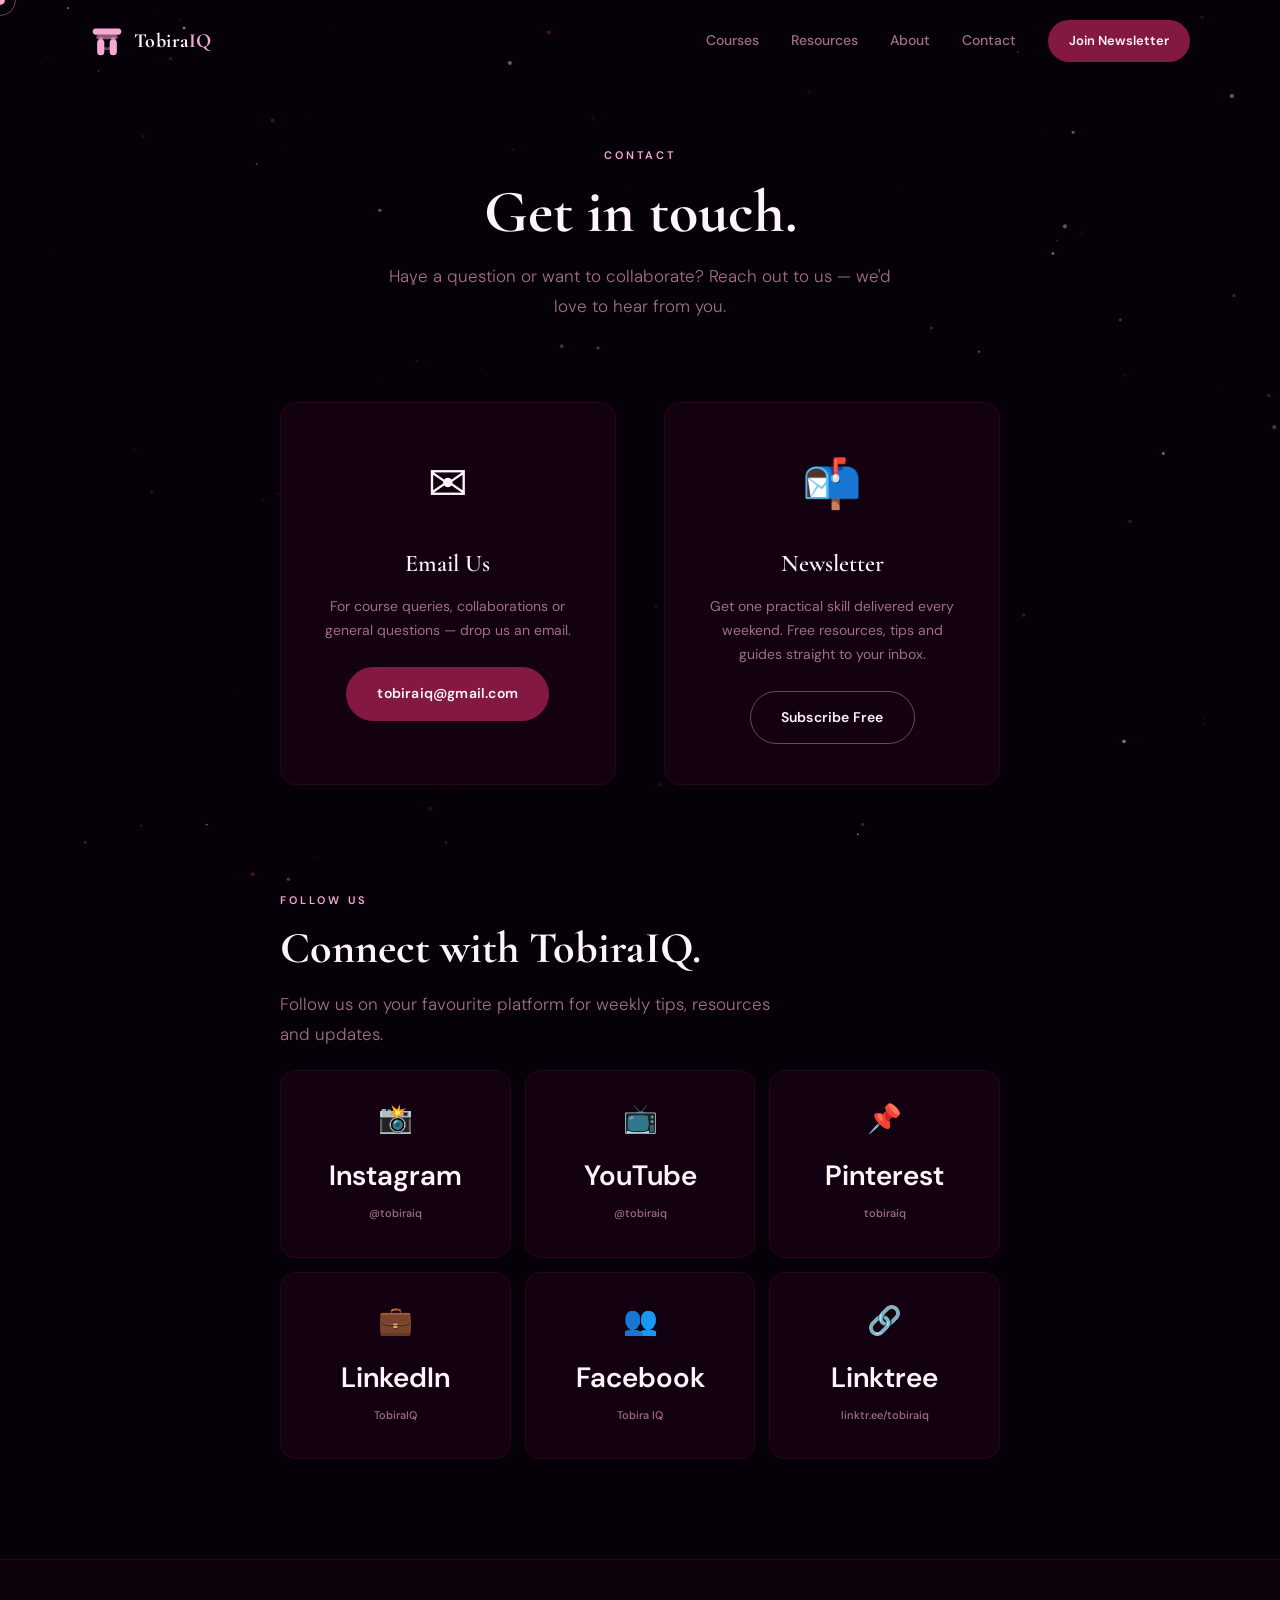
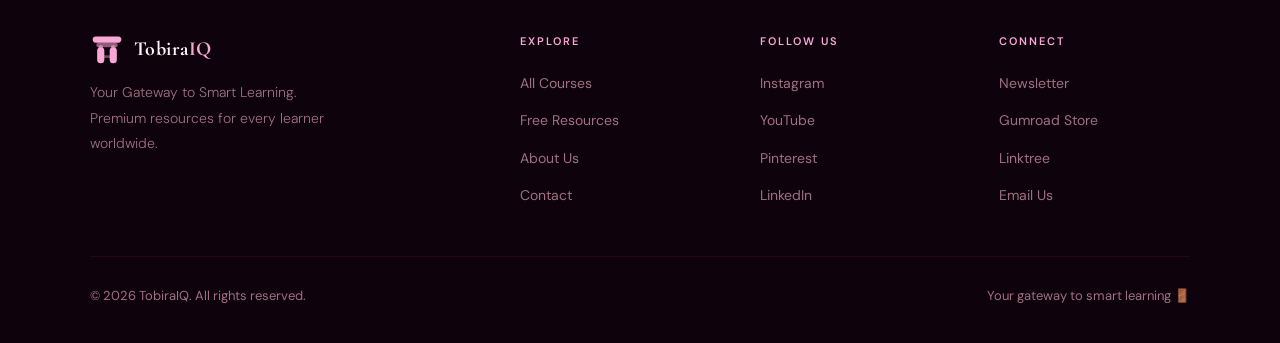
<file: contact.html>
<!DOCTYPE html>
<html lang="en">
<head>
  <meta charset="UTF-8"/>
  <meta name="viewport" content="width=device-width, initial-scale=1.0"/>
  <title>Contact — TobiraIQ</title>
  <link rel="icon" href="assets/favicon.png"/>
  <link rel="stylesheet" href="css/main.css"/>
  <style>
    .contact-hero {
      padding: 140px 7% 80px;
      text-align: center; position: relative; z-index: 1;
    }
    .contact-grid {
      display: grid;
      grid-template-columns: 1fr 1fr;
      gap: 48px; max-width: 900px;
      margin: 0 auto; padding: 0 7% 100px;
    }
    .contact-card {
      background: var(--card); border: 1px solid var(--border);
      border-radius: var(--radius-md); padding: 40px 36px;
      text-align: center; transition: all var(--transition);
    }
    .contact-card:hover { border-color: var(--border-hover); transform: translateY(-4px); }
    .contact-icon { font-size: 48px; margin-bottom: 20px; display: block; }
    .contact-card h3 {
      font-family: var(--font-display); font-size: 24px; font-weight: 600; margin-bottom: 10px;
    }
    .contact-card p { color: var(--muted); font-size: 14px; line-height: 1.7; margin-bottom: 24px; }
    .social-grid {
      display: grid; grid-template-columns: repeat(auto-fill, minmax(180px,1fr));
      gap: 14px; max-width: 900px; margin: 0 auto 100px; padding: 0 7%;
    }
    .social-card {
      background: var(--card); border: 1px solid var(--border);
      border-radius: var(--radius-md); padding: 24px 20px;
      text-align: center; transition: all var(--transition);
      font-size: 14px; font-weight: 500; color: var(--muted);
    }
    .social-card:hover {
      border-color: var(--border-hover); color: var(--pink-glow);
      transform: translateY(-4px);
    }
    .social-card div { font-size: 28px; margin-bottom: 10px; }
    @media (max-width: 640px) {
      .contact-grid { grid-template-columns: 1fr; }
    }
  </style>
</head>
<body>
  <div class="cursor" id="cursor"></div>
  <div class="cursor-ring" id="cursor-ring"></div>
  <canvas id="particles-canvas"></canvas>
  <div id="scroll-progress"></div>

  <nav class="navbar" id="navbar">
    <a href="index.html" class="nav-logo">
      <svg width="34" height="34" viewBox="0 0 38 38" fill="none">
        <rect x="3" y="5" width="32" height="7" rx="3.5" fill="#F9A8D4"/>
        <rect x="7" y="12" width="24" height="5" rx="2.5" fill="#F9A8D4" opacity="0.55"/>
        <rect x="8"  y="17" width="8"  height="18" rx="4" fill="#F9A8D4"/>
        <rect x="22" y="17" width="8"  height="18" rx="4" fill="#F9A8D4"/>
        <rect x="9"  y="26" width="20" height="3"  rx="1.5" fill="#F9A8D4" opacity="0.4"/>
        <circle cx="12" cy="17" r="2.5" fill="#F9A8D4" opacity="0.6"/>
        <circle cx="26" cy="17" r="2.5" fill="#F9A8D4" opacity="0.6"/>
      </svg>
      <span class="nav-logo-text">Tobira<em>IQ</em></span>
    </a>
    <ul class="nav-menu" id="nav-menu"></ul>
    <button class="nav-hamburger" id="hamburger"><span></span><span></span><span></span></button>
  </nav>

  <main class="page">
    <div class="contact-hero">
      <span class="section-eyebrow reveal">Contact</span>
      <h1 class="section-title reveal">Get in touch.</h1>
      <p class="section-subtitle reveal" style="margin:0 auto;">Have a question or want to collaborate? Reach out to us — we'd love to hear from you.</p>
    </div>

    <div class="contact-grid">
      <div class="contact-card reveal">
        <span class="contact-icon">✉️</span>
        <h3>Email Us</h3>
        <p>For course queries, collaborations or general questions — drop us an email.</p>
        <a href="mailto:tobiraiq@gmail.com" class="btn btn-primary">tobiraiq@gmail.com</a>
      </div>
      <div class="contact-card reveal">
        <span class="contact-icon">📬</span>
        <h3>Newsletter</h3>
        <p>Get one practical skill delivered every weekend. Free resources, tips and guides straight to your inbox.</p>
        <a href="https://tobiraiq.beehiiv.com" target="_blank" class="btn btn-outline">Subscribe Free</a>
      </div>
    </div>

    <div style="max-width:900px; margin:0 auto; padding:0 7% 20px;">
      <span class="section-eyebrow reveal">Follow Us</span>
      <h2 class="section-title reveal" style="font-size:clamp(28px,4vw,44px);">Connect with TobiraIQ.</h2>
      <p class="section-subtitle reveal">Follow us on your favourite platform for weekly tips, resources and updates.</p>
    </div>

    <div class="social-grid" id="social-grid"></div>
  </main>

  <footer id="footer"></footer>
  <div class="toast" id="toast"></div>

  <script src="data/categories.js"></script>
  <script src="data/courses.js"></script>
  <script src="data/resources.js"></script>
  <script src="js/main.js"></script>
  <script>
  document.addEventListener('DOMContentLoaded', () => {
    const grid = document.getElementById('social-grid');
    if (!grid || typeof SITE_CONFIG === 'undefined') return;
    const socials = [
      { icon: '📸', label: 'Instagram',  sub: '@tobiraiq',        href: SITE_CONFIG.instagram },
      { icon: '📺', label: 'YouTube',    sub: '@tobiraiq',        href: SITE_CONFIG.youtube   },
      { icon: '📌', label: 'Pinterest',  sub: 'tobiraiq',         href: SITE_CONFIG.pinterest },
      { icon: '💼', label: 'LinkedIn',   sub: 'TobiraIQ',         href: SITE_CONFIG.linkedin  },
      { icon: '👥', label: 'Facebook',   sub: 'Tobira IQ',        href: SITE_CONFIG.facebook  },
      { icon: '🔗', label: 'Linktree',   sub: 'linktr.ee/tobiraiq', href: SITE_CONFIG.linktree },
    ];
    grid.innerHTML = socials.map(s => `
      <a href="${s.href}" target="_blank" class="social-card reveal">
        <div>${s.icon}</div>
        <div style="font-weight:600; color:var(--white); margin-bottom:4px;">${s.label}</div>
        <div style="font-size:11px; color:var(--muted);">${s.sub}</div>
      </a>
    `).join('');

    document.querySelectorAll('.reveal').forEach(el => {
      const obs = new IntersectionObserver(entries => {
        entries.forEach(e => { if (e.isIntersecting) { e.target.classList.add('visible'); obs.unobserve(e.target); }});
      }, { threshold: 0.08 });
      obs.observe(el);
    });
  });
  </script>
</body>
</html>
</file>
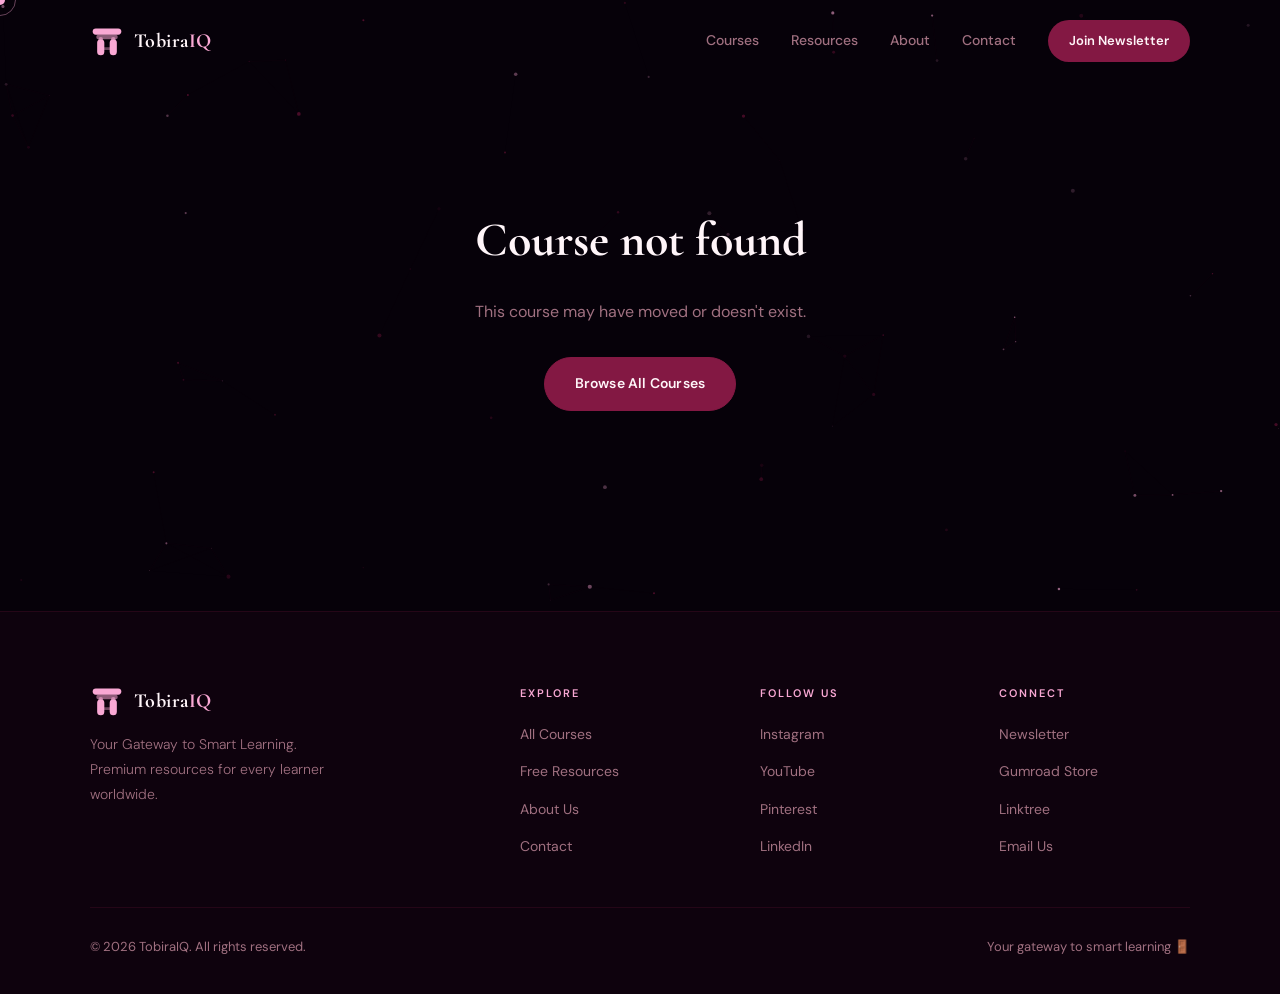
<file: course.html>
<!DOCTYPE html>
<html lang="en">
<head>
  <meta charset="UTF-8"/>
  <meta name="viewport" content="width=device-width, initial-scale=1.0"/>
  <title>Course — TobiraIQ</title>
  <meta name="description" content="TobiraIQ Course"/>
  <link rel="icon" href="assets/favicon.png"/>
  <link rel="stylesheet" href="css/main.css"/>
  <style>
    .course-hero {
      padding: 140px 7% 80px;
      max-width: 1180px; margin: 0 auto;
      display: grid;
      grid-template-columns: 1.4fr 1fr;
      gap: 72px; align-items: start;
    }
    .course-breadcrumb {
      font-size: 13px; color: var(--muted);
      margin-bottom: 20px;
    }
    .course-breadcrumb a { color: var(--pink-glow); }
    .course-breadcrumb a:hover { text-decoration: underline; }

    .course-title {
      font-family: var(--font-display);
      font-size: clamp(36px, 5vw, 64px);
      font-weight: 700; line-height: 1.05;
      margin-bottom: 14px;
    }
    .course-subtitle {
      font-size: 18px; color: var(--muted);
      font-weight: 300; margin-bottom: 28px;
    }
    .course-badges { display: flex; gap: 8px; flex-wrap: wrap; margin-bottom: 28px; }

    .course-meta-row {
      display: flex; gap: 24px; flex-wrap: wrap;
      font-size: 13px; color: var(--muted);
      padding: 20px 0; border-top: 1px solid var(--border);
      border-bottom: 1px solid var(--border);
      margin-bottom: 32px;
    }
    .course-meta-row span { display: flex; align-items: center; gap: 6px; }

    /* Sticky Buy Card */
    .buy-card {
      background: var(--card);
      border: 1px solid var(--border);
      border-radius: var(--radius-md);
      padding: 36px 32px;
      position: sticky; top: 100px;
    }
    .buy-price {
      font-family: var(--font-display);
      font-size: 48px; font-weight: 700;
      margin-bottom: 4px;
      display: flex; align-items: baseline; gap: 12px; flex-wrap: wrap;
    }
    .buy-price-original {
      font-size: 22px; color: var(--muted);
      text-decoration: line-through; font-weight: 300;
      font-family: var(--font-body);
    }
    .buy-price-discount {
      font-size: 13px; font-weight: 700;
      background: rgba(251,191,36,0.15);
      color: #fbbf24; border: 1px solid rgba(251,191,36,0.3);
      padding: 3px 10px; border-radius: 100px;
      letter-spacing: 0.5px; font-family: var(--font-body);
    }
    .buy-price-free { color: #4ade80; }
    .buy-price-note {
      font-size: 13px; color: var(--muted); margin-bottom: 28px;
    }
    .buy-divider {
      height: 1px; background: var(--border);
      margin: 24px 0;
    }
    .buy-includes {
      display: flex; flex-direction: column; gap: 10px;
      margin-bottom: 28px;
    }
    .buy-includes li {
      display: flex; align-items: center; gap: 10px;
      font-size: 13px; color: var(--muted-light);
    }
    .buy-includes li::before {
      content: '✓';
      color: var(--pink-glow); font-weight: 700;
      flex-shrink: 0;
    }
    .buy-buttons { display: flex; flex-direction: column; gap: 10px; }
    .btn-gumroad { justify-content: center; }

    /* Sections */
    .course-body { padding: 0 7% 100px; max-width: 1180px; margin: 0 auto; }
    .course-section { margin-bottom: 64px; }
    .course-section h2 {
      font-family: var(--font-display);
      font-size: 32px; font-weight: 700;
      margin-bottom: 28px;
      padding-bottom: 16px;
      border-bottom: 1px solid var(--border);
    }

    .learn-grid {
      display: grid;
      grid-template-columns: 1fr 1fr;
      gap: 12px;
    }
    .learn-item {
      display: flex; align-items: flex-start; gap: 12px;
      background: var(--card);
      border: 1px solid var(--border);
      border-radius: var(--radius-sm);
      padding: 16px 18px;
      font-size: 14px; line-height: 1.5;
    }
    .learn-item::before {
      content: '🚪';
      flex-shrink: 0; font-size: 16px;
    }

    .module-list { display: flex; flex-direction: column; gap: 8px; }
    .module-item {
      display: flex; align-items: center; gap: 16px;
      background: var(--card);
      border: 1px solid var(--border);
      border-radius: var(--radius-sm);
      padding: 16px 20px;
      transition: all var(--transition);
    }
    .module-item:hover { border-color: var(--border-hover); transform: translateX(4px); }
    .module-week {
      font-size: 11px; font-weight: 700;
      color: var(--pink-glow); letter-spacing: 1px;
      text-transform: uppercase; min-width: 80px;
    }
    .module-topic { font-size: 15px; flex: 1; }
    .module-lessons { font-size: 12px; color: var(--muted); }

    /* Phases */
    .phases-list { display: flex; flex-direction: column; gap: 8px; }
    .phase-item {
      background: var(--card);
      border: 1px solid var(--border);
      border-radius: var(--radius-md);
      overflow: hidden;
      transition: border-color var(--transition);
    }
    .phase-item:hover { border-color: var(--border-hover); }
    .phase-item.open { border-color: var(--border-hover); }
    .phase-header {
      display: flex; align-items: center; gap: 16px;
      padding: 20px 24px;
      cursor: none;
    }
    .phase-number {
      width: 44px; height: 44px; border-radius: 50%;
      display: flex; align-items: center; justify-content: center;
      font-family: var(--font-display); font-size: 13px; font-weight: 800;
      border: 2px solid; flex-shrink: 0;
    }
    .phase-meta { flex: 1; }
    .phase-name {
      font-size: 16px; font-weight: 600; margin-bottom: 3px;
    }
    .phase-days { font-size: 12px; color: var(--muted); }
    .phase-chevron {
      font-size: 18px; color: var(--muted);
      transition: transform 0.3s;
    }
    .phase-item.open .phase-chevron { transform: rotate(180deg); }
    .phase-body {
      max-height: 0; overflow: hidden;
      transition: max-height 0.4s ease, padding 0.3s;
      padding: 0 24px;
    }
    .phase-item.open .phase-body { max-height: 600px; padding: 0 24px 24px; }
    .phase-overview {
      color: var(--muted); font-size: 14px; line-height: 1.8;
      margin-bottom: 16px;
    }
    .phase-deliverable {
      background: rgba(0,198,167,0.06);
      border: 1px solid rgba(0,198,167,0.2);
      border-radius: var(--radius-sm);
      padding: 14px 18px;
      font-size: 13px; color: #c4d4d0;
      line-height: 1.7; margin-bottom: 16px;
    }
    .phase-del-label {
      display: block; font-size: 10px; font-weight: 700;
      color: #00C6A7; letter-spacing: 1.5px;
      text-transform: uppercase; margin-bottom: 6px;
    }
    .phase-skills { display: flex; flex-wrap: wrap; gap: 8px; }

    /* FAQ */
    .faq-list { display: flex; flex-direction: column; gap: 4px; }
    .faq-item {
      background: var(--card);
      border: 1px solid var(--border);
      border-radius: var(--radius-sm);
      overflow: hidden;
    }
    .faq-question {
      width: 100%; background: none; border: none;
      display: flex; justify-content: space-between; align-items: center;
      padding: 20px 24px;
      color: var(--white); font-size: 15px; font-weight: 500;
      text-align: left; transition: all var(--transition);
    }
    .faq-question:hover { color: var(--pink-glow); }
    .faq-chevron { font-size: 18px; transition: transform 0.3s; }
    .faq-item.open .faq-chevron { transform: rotate(180deg); }
    .faq-answer {
      max-height: 0; overflow: hidden;
      transition: max-height 0.4s ease, padding 0.3s;
      padding: 0 24px;
      color: var(--muted); font-size: 14px; line-height: 1.8;
    }
    .faq-item.open .faq-answer { max-height: 200px; padding: 0 24px 20px; }

    /* ── Quiz Section ──────────────────────────────────── */
    .quiz-section { margin-bottom: 64px; }
    .quiz-section h2 {
      font-family: var(--font-display);
      font-size: 32px; font-weight: 700;
      margin-bottom: 12px;
      padding-bottom: 16px;
      border-bottom: 1px solid var(--border);
    }
    .quiz-intro {
      color: var(--muted); font-size: 14px;
      margin-bottom: 28px; line-height: 1.7;
    }

    /* Day Grid */
    .day-grid {
      display: grid;
      grid-template-columns: repeat(auto-fill, minmax(80px, 1fr));
      gap: 8px;
      margin-bottom: 40px;
    }
    .day-btn {
      background: var(--card);
      border: 1px solid var(--border);
      border-radius: var(--radius-sm);
      padding: 12px 8px;
      text-align: center;
      font-size: 12px; font-weight: 600;
      color: var(--muted);
      cursor: pointer;
      transition: all var(--transition);
      font-family: var(--font-body);
      position: relative;
    }
    .day-btn.available:hover {
      border-color: var(--pink-glow);
      color: var(--pink-glow);
      transform: translateY(-2px);
    }
    .day-btn.active {
      background: var(--pink);
      border-color: var(--pink);
      color: #fff;
    }
    .day-btn.locked {
      opacity: 0.4;
      cursor: not-allowed;
      position: relative;
    }
    .day-btn.locked:hover { opacity: 0.55; }
    .day-btn.locked:hover::after {
      content: 'Coming soon';
      position: absolute;
      bottom: calc(100% + 6px);
      left: 50%;
      transform: translateX(-50%);
      background: #1a0018;
      border: 1px solid var(--border);
      color: var(--muted);
      font-size: 10px;
      padding: 4px 8px;
      border-radius: 4px;
      white-space: nowrap;
      pointer-events: none;
      z-index: 10;
    }
    .day-btn .lock-icon {
      display: block;
      font-size: 14px;
      margin-bottom: 4px;
    }
    .day-btn .day-label { display: block; }

    /* Quiz Box */
    .quiz-box {
      background: var(--card);
      border: 1px solid var(--border);
      border-radius: var(--radius-md);
      overflow: hidden;
      display: none;
    }
    .quiz-box.active { display: block; }

    .quiz-header {
      padding: 24px 32px;
      border-bottom: 1px solid var(--border);
      display: flex; align-items: center;
      justify-content: space-between; flex-wrap: wrap; gap: 12px;
    }
    .quiz-title {
      font-family: var(--font-display);
      font-size: 20px; font-weight: 600;
    }
    .quiz-progress-text {
      font-size: 13px; color: var(--muted);
    }
    .quiz-progress-bar {
      height: 3px;
      background: var(--border);
    }
    .quiz-progress-fill {
      height: 100%;
      background: linear-gradient(90deg, var(--pink), var(--pink-glow));
      transition: width 0.4s ease;
    }

    /* Question */
    .quiz-question-wrap { padding: 32px; }
    .question-number {
      font-size: 11px; font-weight: 700;
      letter-spacing: 2px; text-transform: uppercase;
      color: var(--pink-glow); margin-bottom: 12px;
    }
    .question-text {
      font-size: 18px; font-weight: 500;
      line-height: 1.6; margin-bottom: 24px;
      font-family: var(--font-display);
    }
    .options-grid {
      display: flex; flex-direction: column; gap: 10px;
    }
    .option-btn {
      background: rgba(131,24,67,0.08);
      border: 1px solid var(--border);
      border-radius: var(--radius-sm);
      padding: 14px 20px;
      text-align: left;
      font-size: 14px; color: var(--white);
      cursor: pointer;
      transition: all var(--transition);
      font-family: var(--font-body);
      display: flex; align-items: center; gap: 12px;
    }
    .option-btn:hover:not(:disabled) {
      border-color: var(--pink-glow);
      background: rgba(131,24,67,0.15);
    }
    .option-btn.correct {
      background: rgba(34,197,94,0.15);
      border-color: #4ade80;
      color: #4ade80;
    }
    .option-btn.wrong {
      background: rgba(239,68,68,0.15);
      border-color: #f87171;
      color: #f87171;
    }
    .option-btn:disabled { cursor: not-allowed; }
    .option-letter {
      width: 24px; height: 24px;
      border-radius: 50%;
      background: var(--border);
      display: flex; align-items: center; justify-content: center;
      font-size: 11px; font-weight: 700;
      flex-shrink: 0;
    }

    /* Explanation */
    .explanation {
      margin-top: 20px;
      background: rgba(249,168,212,0.08);
      border: 1px solid rgba(249,168,212,0.2);
      border-radius: var(--radius-sm);
      padding: 16px 20px;
      font-size: 13px; color: var(--muted-light);
      line-height: 1.7; display: none;
    }
    .explanation.show { display: block; }
    .explanation strong { color: var(--pink-glow); }

    /* Nav buttons */
    .quiz-nav {
      padding: 0 32px 32px;
      display: flex; justify-content: flex-end;
    }
    .quiz-next-btn {
      background: var(--pink);
      color: #fff; border: none;
      border-radius: var(--radius-full);
      padding: 12px 28px;
      font-size: 14px; font-weight: 600;
      cursor: pointer;
      font-family: var(--font-body);
      transition: all var(--transition);
      display: none;
    }
    .quiz-next-btn:hover { background: var(--pink-light); transform: translateY(-2px); }
    .quiz-next-btn.show { display: inline-flex; }

    /* Results */
    .quiz-results {
      padding: 40px 32px;
      text-align: center; display: none;
    }
    .quiz-results.show { display: block; }
    .score-circle {
      width: 120px; height: 120px;
      border-radius: 50%;
      border: 4px solid var(--pink);
      display: flex; flex-direction: column;
      align-items: center; justify-content: center;
      margin: 0 auto 24px;
    }
    .score-number {
      font-family: var(--font-display);
      font-size: 40px; font-weight: 700;
      color: var(--pink-glow); line-height: 1;
    }
    .score-total { font-size: 13px; color: var(--muted); }
    .score-message {
      font-size: 18px; font-weight: 600;
      margin-bottom: 8px;
    }
    .score-sub {
      color: var(--muted); font-size: 14px;
      margin-bottom: 32px;
    }

    /* Answer Review */
    .answer-review { text-align: left; margin-top: 32px; }
    .answer-review h3 {
      font-family: var(--font-display);
      font-size: 22px; margin-bottom: 20px;
      padding-bottom: 12px;
      border-bottom: 1px solid var(--border);
    }
    .review-item {
      background: rgba(131,24,67,0.06);
      border: 1px solid var(--border);
      border-radius: var(--radius-sm);
      padding: 20px;
      margin-bottom: 12px;
    }
    .review-item.correct-item { border-color: rgba(74,222,128,0.3); }
    .review-item.wrong-item   { border-color: rgba(248,113,113,0.3); }
    .review-q {
      font-size: 14px; font-weight: 600;
      margin-bottom: 10px; line-height: 1.5;
    }
    .review-your-answer {
      font-size: 13px; margin-bottom: 4px;
    }
    .review-correct-answer { font-size: 13px; color: #4ade80; margin-bottom: 8px; }
    .review-explanation-text {
      font-size: 12px; color: var(--muted);
      line-height: 1.6; font-style: italic;
    }
    .tick { color: #4ade80; }
    .cross { color: #f87171; }

    @media (max-width: 900px) {
      .course-hero { grid-template-columns: 1fr; gap: 40px; }
      .buy-card { position: static; }
      .learn-grid { grid-template-columns: 1fr; }
      .day-grid { grid-template-columns: repeat(auto-fill, minmax(64px, 1fr)); }
      .quiz-question-wrap { padding: 24px; }
      .quiz-nav { padding: 0 24px 24px; }
    }
  </style>
</head>
<body>
  <div class="cursor" id="cursor"></div>
  <div class="cursor-ring" id="cursor-ring"></div>
  <canvas id="particles-canvas"></canvas>
  <div id="scroll-progress"></div>

  <nav class="navbar" id="navbar">
    <a href="index.html" class="nav-logo">
      <svg width="34" height="34" viewBox="0 0 38 38" fill="none">
        <rect x="3" y="5" width="32" height="7" rx="3.5" fill="#F9A8D4"/>
        <rect x="7" y="12" width="24" height="5" rx="2.5" fill="#F9A8D4" opacity="0.55"/>
        <rect x="8"  y="17" width="8"  height="18" rx="4" fill="#F9A8D4"/>
        <rect x="22" y="17" width="8"  height="18" rx="4" fill="#F9A8D4"/>
        <rect x="9"  y="26" width="20" height="3"  rx="1.5" fill="#F9A8D4" opacity="0.4"/>
        <circle cx="12" cy="17" r="2.5" fill="#F9A8D4" opacity="0.6"/>
        <circle cx="26" cy="17" r="2.5" fill="#F9A8D4" opacity="0.6"/>
      </svg>
      <span class="nav-logo-text">Tobira<em>IQ</em></span>
    </a>
    <ul class="nav-menu" id="nav-menu"></ul>
    <button class="nav-hamburger" id="hamburger"><span></span><span></span><span></span></button>
  </nav>

  <main class="page" id="course-page">
    <!-- Rendered by JS below -->
  </main>

  <footer id="footer"></footer>
  <div class="toast" id="toast"></div>

  <script src="data/categories.js"></script>
  <script src="data/courses.js"></script>
  <script src="data/resources.js"></script>
  <script src="data/questions/index.js"></script>
  <script src="js/main.js"></script>
  <script>
  document.addEventListener('DOMContentLoaded', () => {
    const params   = new URLSearchParams(window.location.search);
    const courseId = params.get('id');
    const course   = COURSES.find(c => c.id === courseId);
    const page     = document.getElementById('course-page');

    if (!course) {
      page.innerHTML = `
        <div style="text-align:center; padding:200px 7%;">
          <h2 style="font-family:var(--font-display); font-size:48px;">Course not found</h2>
          <p style="color:var(--muted); margin:16px 0 32px;">This course may have moved or doesn't exist.</p>
          <a href="courses.html" class="btn btn-primary">Browse All Courses</a>
        </div>`;
      return;
    }

    // Update page title + meta
    document.title = `${course.title} — TobiraIQ`;

    // ── Price display ─────────────────────────────────
    const isComingSoon = course.price === 'Coming Soon';
    const isFree       = course.price.toLowerCase().includes('free');
    const priceClass   = '';
    const priceText    = course.price;

    page.innerHTML = `
      <!-- Hero -->
      <div class="course-hero">
        <div>
          <div class="course-breadcrumb reveal">
            <a href="index.html">Home</a> / <a href="courses.html">Courses</a> / ${course.title}
          </div>
          <div class="course-badges reveal">${getBadge(course.badge)}</div>
          <h1 class="course-title reveal">${course.title}</h1>
          <p class="course-subtitle reveal">${course.subtitle}</p>
          <div class="course-meta-row reveal">
            <span>📅 ${course.duration}</span>
            <span>📶 ${course.level}</span>
            <span>📚 ${course.phases ? course.phases.length : 0} Phases</span>
            ${course.availableDays ? `<span style="color:#4ade80;">✅ Days 1–${course.availableDays} Available Now</span>` : ''}
          </div>
          <p style="color:var(--muted); font-size:15px; line-height:1.8;" class="reveal">${course.description}</p>
        </div>
        <!-- Buy Card -->
        <div class="buy-card reveal">
          ${course.price === 'Phase 1 Free' ? `
            <div class="buy-price">
              <span style="color:#4ade80;">Phase 1 Free</span>
              <span style="font-size:18px; color:var(--muted); font-family:var(--font-body);">then ${course.discountedPrice || course.paidPrice || ''}</span>
              ${course.originalPrice ? `<span class="buy-price-original">${course.originalPrice}</span>` : ''}
              ${course.discountPercent ? `<span class="buy-price-discount">${course.discountPercent}% OFF</span>` : ''}
            </div>
          ` : isFree ? `
            <div class="buy-price">
              <span style="color:#4ade80;">${course.price}</span>
            </div>
          ` : isComingSoon ? `
            <div class="buy-price">
              <span style="color:var(--muted); font-size:28px; font-style:italic;">Coming Soon</span>
            </div>
          ` : `
            <div class="buy-price">
              <span style="color:var(--pink-glow);">${course.discountedPrice || course.price}</span>
              ${course.originalPrice ? `<span class="buy-price-original">${course.originalPrice}</span>` : ''}
              ${course.discountPercent ? `<span class="buy-price-discount">${course.discountPercent}% OFF</span>` : ''}
            </div>
          `}
          <div class="buy-price-note">${isComingSoon
            ? 'This course is launching soon. Join the newsletter to be notified.'
            : isFree
              ? 'This course is free. No payment required.'
              : course.price === 'Phase 1 Free'
                ? 'Phase 1 is free. Unlock all phases via Gumroad.'
                : 'Full course access via Gumroad.'
          }</div>
          <ul class="buy-includes">
            <li>${course.phases ? course.phases.length : course.modules.length} structured phases</li>
            <li>${course.whatYouLearn.length} skills covered</li>
            <li>Free updates forever</li>
          </ul>
          <div class="buy-divider"></div>
          <div class="buy-buttons">
            ${isComingSoon
              ? '<a href="https://tobiraiq.beehiiv.com" target="_blank" class="btn btn-primary" style="justify-content:center;">Notify Me When Live 🔔</a>'
              : '<a href="' + course.gumroadLink + '" target="_blank" class="btn btn-primary btn-gumroad">Get on Gumroad 🛒</a><button onclick="scrollToQuiz()" class="btn btn-outline" style="justify-content:center;">Try Free Daily Quiz 📝</button>'
            }
          </div>
        </div>
      </div>

      <!-- Body -->
      <div class="course-body">

        <!-- What You'll Learn -->
        <div class="course-section reveal">
          <h2>What You'll Learn</h2>
          <div class="learn-grid">
            ${course.whatYouLearn.map(item => `<div class="learn-item">${item}</div>`).join('')}
          </div>
        </div>

        <!-- Phase Overview -->
        <div class="course-section reveal">
          <h2>${course.journeyTitle || 'Course Roadmap'}</h2>
          <p style="color:var(--muted); font-size:14px; margin-bottom:28px; line-height:1.7;">
            The course is structured into ${course.phases ? course.phases.length : ''} clear phases. Each phase builds on the previous one.
            The detailed plan is shared with enrolled students — here is your complete overview.
          </p>
          <div class="phases-list">
            ${course.phases.map((p, i) => `
              <div class="phase-item" onclick="togglePhase(${i})" id="phase-${i}">
                <div class="phase-header">
                  <div class="phase-number" style="background: ${p.color}22; border-color: ${p.color}44; color: ${p.color}">
                    P${p.number}
                  </div>
                  <div class="phase-meta">
                    <div class="phase-name">${p.name}</div>
                    <div class="phase-days">${p.days} · ${p.duration}</div>
                  </div>
                  <div class="phase-chevron">▾</div>
                </div>
                <div class="phase-body" id="phase-body-${i}">
                  <p class="phase-overview">${p.overview}</p>
                  <div class="phase-deliverable">
                    <span class="phase-del-label">✅ Phase Outcome</span>
                    ${p.deliverable}
                  </div>
                  <div class="phase-skills">
                    ${p.skills.map(s => `<span class="tag">${s}</span>`).join('')}
                  </div>
                </div>
              </div>
            `).join('')}
          </div>
          <p style="
            color:var(--muted); font-size:13px;
            text-align:center; margin-top:24px;
            padding:16px; background:var(--card);
            border:1px solid var(--border); border-radius:var(--radius-sm);
            line-height:1.7;
          ">
            🔒 The full day-by-day plan (all 120 sessions) is shared exclusively with enrolled students.
          </p>
        </div>

        <!-- FAQ -->
        <div class="course-section reveal">
          <h2>Frequently Asked Questions</h2>
          <div class="faq-list">
            ${course.faqs.map((f, i) => `
              <div class="faq-item" id="faq-${i}">
                <button class="faq-question" onclick="toggleFAQ(${i})">
                  ${f.q}
                  <span class="faq-chevron">▾</span>
                </button>
                <div class="faq-answer">${f.a}</div>
              </div>
            `).join('')}
          </div>
        </div>

        <!-- Daily Quizzes -->
        <div class="quiz-section" id="quiz-section">
          <h2>📝 Daily Quizzes</h2>
          <p class="quiz-intro">
            Test your knowledge after each day. Select a day below to start the quiz.
            Unlocked days have content available — locked days will open as new content is released.
          </p>
          <div class="day-grid" id="day-grid"></div>
          <div class="quiz-box" id="quiz-box">
            <div class="quiz-header">
              <span class="quiz-title" id="quiz-title"></span>
              <span class="quiz-progress-text" id="quiz-progress-text"></span>
            </div>
            <div class="quiz-progress-bar">
              <div class="quiz-progress-fill" id="quiz-progress-fill" style="width:0%"></div>
            </div>
            <div class="quiz-question-wrap" id="quiz-question-wrap"></div>
            <div class="quiz-nav">
              <button class="quiz-next-btn" id="quiz-next-btn" onclick="nextQuestion()">Next →</button>
            </div>
            <div class="quiz-results" id="quiz-results"></div>
          </div>
        </div>

      </div>
    `;

    // Re-run reveal observer for newly rendered elements
    document.querySelectorAll('.reveal').forEach(el => {
      const obs = new IntersectionObserver(entries => {
        entries.forEach(e => { if (e.isIntersecting) { e.target.classList.add('visible'); obs.unobserve(e.target); } });
      }, { threshold: 0.08 });
      obs.observe(el);
    });

    // Build day grid
    buildDayGrid(course);
  });

  // ── Build Day Grid ─────────────────────────────────────
  function buildDayGrid(course) {
    const grid      = document.getElementById('day-grid');
    const indexData = window.QUIZ_INDEX && window.QUIZ_INDEX[course.id];
    if (!grid) return;

    // No quiz index entry for this course yet
    if (!indexData) {
      grid.innerHTML = `
        <div style="
          grid-column: 1/-1; text-align: center;
          padding: 40px 24px; background: var(--card);
          border: 1px solid var(--border);
          border-radius: var(--radius-sm);
          color: var(--muted); font-size: 14px; line-height: 1.8;
        ">
          📝 Quizzes for this course are coming soon!<br>
          <span style="font-size:12px;">Check back as new content is released.</span>
        </div>`;
      return;
    }

    const totalDays  = indexData.totalDays || parseInt(course.duration) || 30;
    const available  = indexData.availableDays || [];
    let html = '';

    for (let d = 1; d <= totalDays; d++) {
      if (available.includes(d)) {
        html += `<button class="day-btn available"
          onclick="startQuiz('${course.id}', ${d}, this)"
          title="Day ${d} quiz">
          <span class="day-label">Day ${d}</span>
        </button>`;
      } else {
        html += `<button class="day-btn locked" disabled title="Coming soon">
          <span class="lock-icon">🔒</span>
          <span class="day-label">Day ${d}</span>
        </button>`;
      }
    }
    grid.innerHTML = html;
  }

  // ── Load Day Script Dynamically ─────────────────────────
  function loadDayScript(courseId, day) {
    return new Promise(function(resolve, reject) {
      // Remove any previously loaded day script
      var old = document.getElementById('quiz-day-script');
      if (old) old.remove();
      // Clear previous day data
      window.QUIZ_DAY_DATA = null;

      var script   = document.createElement('script');
      script.id    = 'quiz-day-script';
      script.src   = 'data/questions/' + courseId + '/day' + day + '.js';
      script.onload  = function() { resolve(window.QUIZ_DAY_DATA); };
      script.onerror = function() { reject(new Error('Quiz file not found')); };
      document.head.appendChild(script);
    });
  }

  // ── Start Quiz ─────────────────────────────────────────
  function startQuiz(courseId, day, btnEl) {
    // Mark active button
    document.querySelectorAll('.day-btn').forEach(function(b) {
      b.classList.remove('active');
    });
    if (btnEl) btnEl.classList.add('active');

    // Show loading state
    var box = document.getElementById('quiz-box');
    box.classList.add('active');
    document.getElementById('quiz-question-wrap').innerHTML =
      '<div style="text-align:center; padding:40px; color:var(--muted);">Loading quiz...</div>';
    document.getElementById('quiz-results').classList.remove('show');
    document.getElementById('quiz-results').innerHTML = '';
    document.getElementById('quiz-next-btn').classList.remove('show');
    document.getElementById('quiz-progress-text').textContent = '';
    document.getElementById('quiz-title').textContent = 'Loading...';
    document.getElementById('quiz-progress-fill').style.width = '0%';
    box.scrollIntoView({ behavior: 'smooth', block: 'start' });

    // Load the day's question file
    loadDayScript(courseId, day)
      .then(function(dayData) {
        if (!dayData || !dayData.questions || !dayData.questions.length) {
          document.getElementById('quiz-question-wrap').innerHTML =
            '<div style="text-align:center; padding:40px; color:var(--muted);">No questions found for this day.</div>';
          return;
        }
        quizState.questions = dayData.questions;
        quizState.current   = 0;
        quizState.answers   = [];
        quizState.dayTitle  = dayData.title;
        quizState.answered  = false;
        renderQuestion();
      })
      .catch(function() {
        document.getElementById('quiz-question-wrap').innerHTML =
          '<div style="text-align:center; padding:40px; color:var(--muted);">Could not load quiz. Please try again.</div>';
      });
  }

  // ── Quiz State ─────────────────────────────────────────
  var quizState = {
    questions:  [],
    current:    0,
    answers:    [],
    dayTitle:   '',
    answered:   false
  };

  // ── Render Question ────────────────────────────────────
  function renderQuestion() {
    var q      = quizState.questions[quizState.current];
    var total  = quizState.questions.length;
    var num    = quizState.current + 1;
    var letters = ['A', 'B', 'C', 'D'];

    document.getElementById('quiz-title').textContent        = quizState.dayTitle;
    document.getElementById('quiz-progress-text').textContent = 'Question ' + num + ' of ' + total;
    document.getElementById('quiz-progress-fill').style.width = ((num - 1) / total * 100) + '%';
    document.getElementById('quiz-next-btn').classList.remove('show');
    document.getElementById('quiz-results').classList.remove('show');
    quizState.answered = false;

    var wrap = document.getElementById('quiz-question-wrap');
    var optHTML = q.options.map(function(opt, i) {
      return '<button class="option-btn" onclick="selectAnswer(' + i + ')">' +
        '<span class="option-letter">' + letters[i] + '</span>' +
        '<span>' + opt + '</span>' +
        '</button>';
    }).join('');

    wrap.innerHTML =
      '<div class="question-number">Question ' + num + ' / ' + total + '</div>' +
      '<div class="question-text">' + q.q + '</div>' +
      '<div class="options-grid">' + optHTML + '</div>' +
      '<div class="explanation" id="explanation"><strong>💡 Explanation:</strong> ' + q.explanation + '</div>';
  }

  // ── Select Answer ──────────────────────────────────────
  function selectAnswer(selectedIndex) {
    if (quizState.answered) return;
    quizState.answered = true;

    var q       = quizState.questions[quizState.current];
    var correct = q.answer;
    var btns    = document.querySelectorAll('.option-btn');

    quizState.answers.push({ selected: selectedIndex, correct: correct });

    btns.forEach(function(btn, i) {
      btn.disabled = true;
      if (i === correct) btn.classList.add('correct');
      else if (i === selectedIndex) btn.classList.add('wrong');
    });

    document.getElementById('explanation').classList.add('show');
    document.getElementById('quiz-next-btn').classList.add('show');

    // Last question → change button text
    if (quizState.current === quizState.questions.length - 1) {
      document.getElementById('quiz-next-btn').textContent = 'See Results →';
    }
  }

  // ── Next Question ──────────────────────────────────────
  function nextQuestion() {
    quizState.current++;
    if (quizState.current < quizState.questions.length) {
      renderQuestion();
    } else {
      showResults();
    }
  }

  // ── Show Results ───────────────────────────────────────
  function showResults() {
    var total   = quizState.questions.length;
    var score   = quizState.answers.filter(function(a) { return a.selected === a.correct; }).length;
    var pct     = Math.round(score / total * 100);
    var letters = ['A', 'B', 'C', 'D'];

    // Message based on score
    var msg, sub;
    if (pct === 100)     { msg = '🎉 Perfect score!';         sub = 'Outstanding! You have mastered this day.'; }
    else if (pct >= 80)  { msg = '✅ Great work!';            sub = 'You have a strong understanding of this day.'; }
    else if (pct >= 60)  { msg = '📚 Good effort!';           sub = 'Review the explanations and try again.'; }
    else                 { msg = '💪 Keep going!';             sub = 'Read through the explanations carefully before moving on.'; }

    // Answer review
    var reviewHTML = quizState.answers.map(function(a, i) {
      var q         = quizState.questions[i];
      var isCorrect = a.selected === a.correct;
      var cls       = isCorrect ? 'correct-item' : 'wrong-item';
      var icon      = isCorrect ? '<span class="tick">✓</span>' : '<span class="cross">✗</span>';
      return '<div class="review-item ' + cls + '">' +
        '<div class="review-q">' + icon + ' Q' + (i+1) + '. ' + q.q + '</div>' +
        (isCorrect ? '' :
          '<div class="review-your-answer" style="color:#f87171;">Your answer: ' + letters[a.selected] + ') ' + q.options[a.selected] + '</div>'
        ) +
        '<div class="review-correct-answer">Correct answer: ' + letters[a.correct] + ') ' + q.options[a.correct] + '</div>' +
        '<div class="review-explanation-text">' + q.explanation + '</div>' +
        '</div>';
    }).join('');

    document.getElementById('quiz-question-wrap').innerHTML = '';
    document.getElementById('quiz-next-btn').classList.remove('show');
    document.getElementById('quiz-progress-fill').style.width = '100%';
    document.getElementById('quiz-progress-text').textContent = 'Completed!';

    var resultsEl = document.getElementById('quiz-results');
    resultsEl.innerHTML =
      '<div class="score-circle">' +
        '<span class="score-number">' + score + '</span>' +
        '<span class="score-total">/ ' + total + '</span>' +
      '</div>' +
      '<div class="score-message">' + msg + '</div>' +
      '<div class="score-sub">' + sub + '</div>' +
      '<div class="answer-review">' +
        '<h3>Answer Review</h3>' +
        reviewHTML +
      '</div>';

    resultsEl.classList.add('show');
    resultsEl.scrollIntoView({ behavior: 'smooth', block: 'start' });
  }

  // ── Scroll to Quiz ────────────────────────────────────
  function scrollToQuiz() {
    var quizSection = document.getElementById('quiz-section');
    if (quizSection) {
      quizSection.scrollIntoView({ behavior: 'smooth', block: 'start' });
    }
  }

  // ── Phase Toggle ──────────────────────────────────────
  function togglePhase(i) {
    const item = document.getElementById(`phase-${i}`);
    item.classList.toggle('open');
  }

  // ── FAQ Toggle ────────────────────────────────────────
  function toggleFAQ(i) {
    const item = document.getElementById(`faq-${i}`);
    item.classList.toggle('open');
  }
  </script>
</body>
</html>
</file>
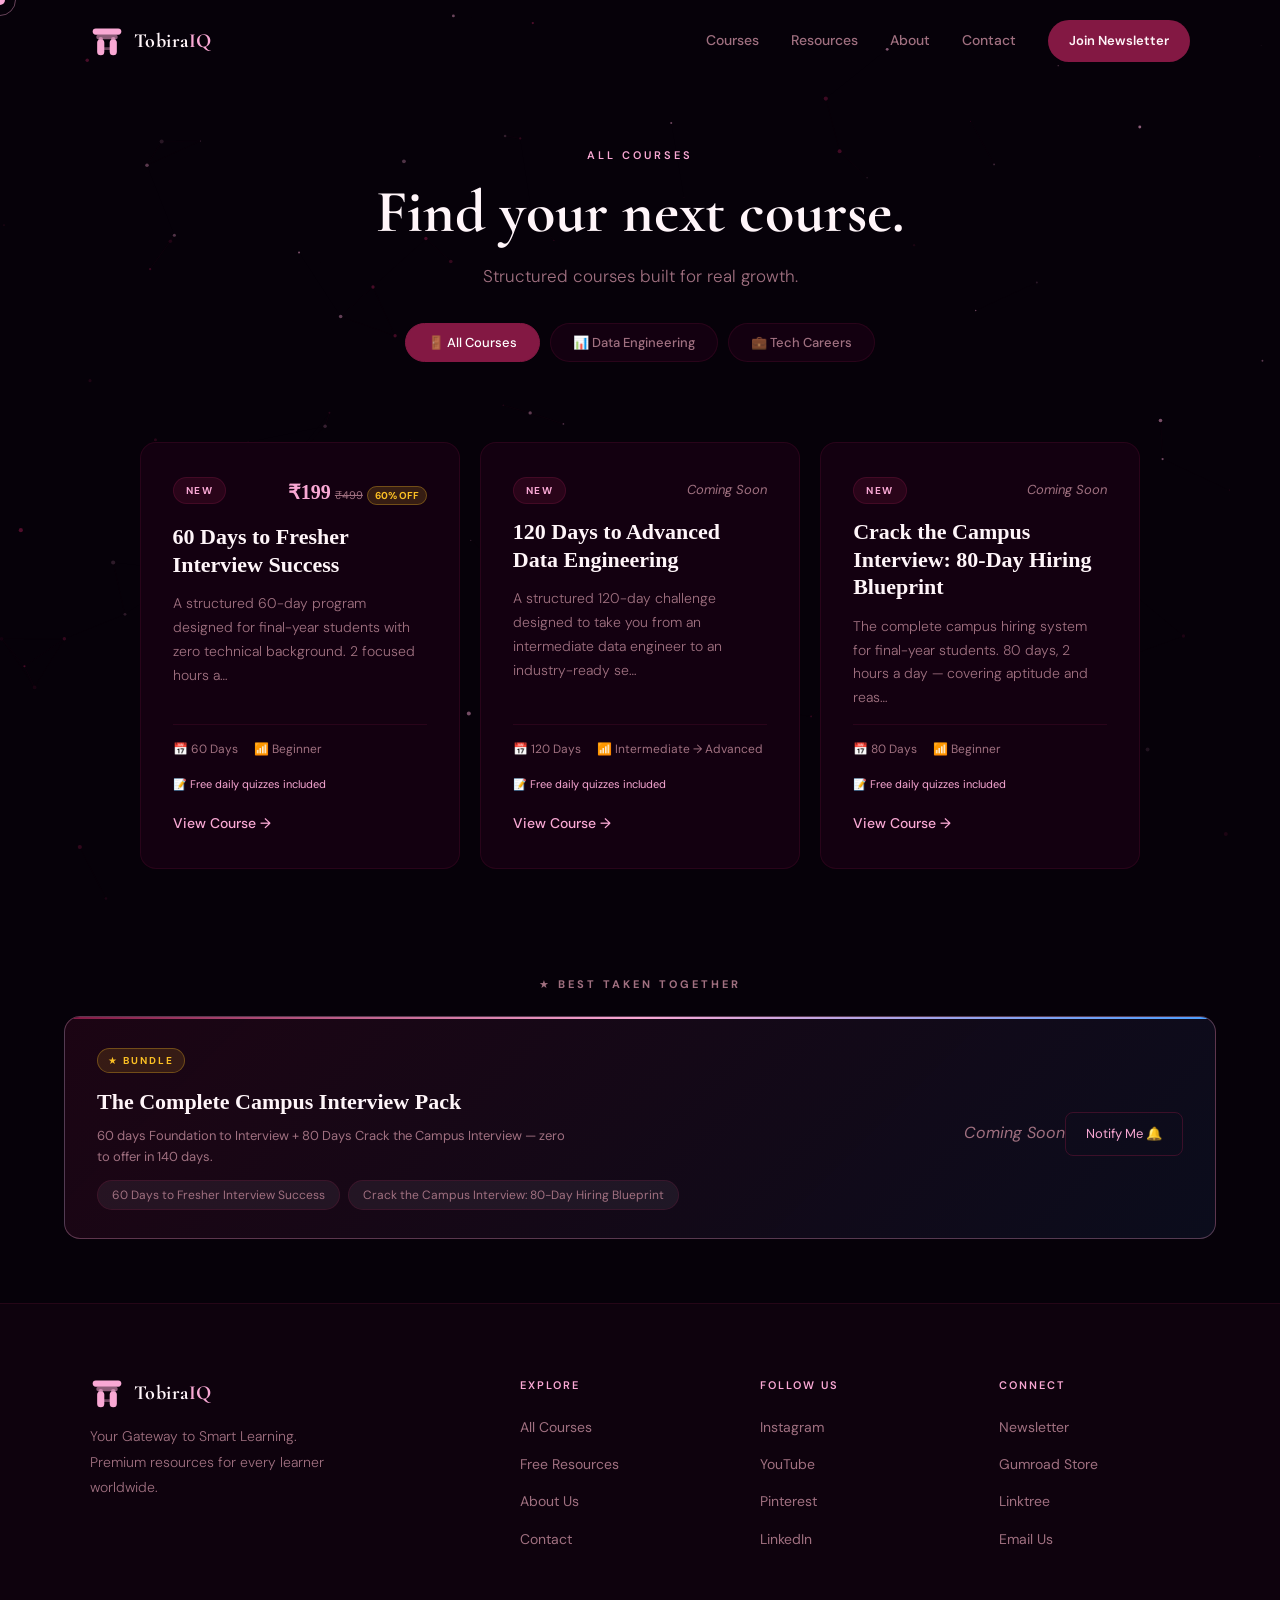
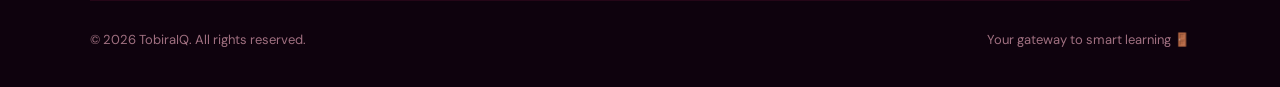
<file: courses.html>
<!DOCTYPE html>
<html lang="en">
<head>
  <meta charset="UTF-8"/>
  <meta name="viewport" content="width=device-width, initial-scale=1.0"/>
  <title>Courses — TobiraIQ</title>
  <link rel="stylesheet" href="css/main.css"/>
  <style>
    .courses-hero { padding: 140px 7% 40px; text-align: center; position: relative; z-index: 1; }
    .filter-bar { display: flex; gap: 10px; flex-wrap: wrap; justify-content: center; margin: 32px 0 0; }
    .filter-btn {
      background: var(--card); border: 1px solid var(--border);
      border-radius: 100px; padding: 10px 22px;
      font-size: 13px; font-weight: 500; color: var(--muted);
      cursor: pointer; transition: all 0.3s; font-family: inherit;
    }
    .filter-btn:hover, .filter-btn.active { background: #831843; border-color: #831843; color: #fff; }
    .courses-grid {
      display: grid; grid-template-columns: repeat(auto-fill, minmax(300px, 1fr));
      gap: 20px; max-width: 1180px; margin: 40px auto 0; padding: 0 7% 100px;
    }
    .c-card {
      background: #130010; border: 1px solid rgba(131,24,67,0.2);
      border-radius: 16px; padding: 32px;
      display: flex; flex-direction: column; gap: 14px;
      text-decoration: none; color: inherit; transition: all 0.3s;
    }
    .c-card:hover { border-color: rgba(249,168,212,0.4); transform: translateY(-6px); box-shadow: 0 12px 40px rgba(131,24,67,0.25); }
    .c-top { display: flex; align-items: flex-start; justify-content: space-between; }
    .c-price { font-size: 20px; font-weight: 700; color: #F9A8D4; font-family: Georgia, serif; }
    .c-title { font-size: 22px; font-weight: 600; line-height: 1.25; font-family: Georgia, serif; color: #FFF5F9; }
    .c-desc { color: #a07080; font-size: 14px; font-weight: 300; line-height: 1.7; flex: 1; }
    .c-meta { display: flex; gap: 16px; font-size: 12px; color: #a07080; border-top: 1px solid rgba(131,24,67,0.2); padding-top: 14px; }
    .c-cta { color: #F9A8D4; font-size: 14px; font-weight: 500; margin-top: 4px; }
    .c-badge {
      display: inline-flex; padding: 4px 12px; border-radius: 100px;
      font-size: 10px; font-weight: 700; letter-spacing: 1.5px; text-transform: uppercase;
      background: rgba(131,24,67,0.2); color: #F9A8D4; border: 1px solid rgba(131,24,67,0.3);
    }
    .no-results { grid-column: 1/-1; text-align: center; padding: 80px 20px; color: #a07080; }
    .no-results h3 { font-family: Georgia, serif; font-size: 28px; color: #FFF5F9; margin: 16px 0 12px; }
  </style>
</head>
<body>
  <div class="cursor" id="cursor"></div>
  <div class="cursor-ring" id="cursor-ring"></div>
  <canvas id="particles-canvas"></canvas>
  <div id="scroll-progress"></div>

  <nav class="navbar" id="navbar">
    <a href="index.html" class="nav-logo">
      <svg width="34" height="34" viewBox="0 0 38 38" fill="none">
        <rect x="3" y="5" width="32" height="7" rx="3.5" fill="#F9A8D4"/>
        <rect x="7" y="12" width="24" height="5" rx="2.5" fill="#F9A8D4" opacity="0.55"/>
        <rect x="8" y="17" width="8" height="18" rx="4" fill="#F9A8D4"/>
        <rect x="22" y="17" width="8" height="18" rx="4" fill="#F9A8D4"/>
        <rect x="9" y="26" width="20" height="3" rx="1.5" fill="#F9A8D4" opacity="0.4"/>
        <circle cx="12" cy="17" r="2.5" fill="#F9A8D4" opacity="0.6"/>
        <circle cx="26" cy="17" r="2.5" fill="#F9A8D4" opacity="0.6"/>
      </svg>
      <span class="nav-logo-text">Tobira<em>IQ</em></span>
    </a>
    <ul class="nav-menu" id="nav-menu"></ul>
    <button class="nav-hamburger" id="hamburger"><span></span><span></span><span></span></button>
  </nav>

  <main class="page">
    <div class="courses-hero">
      <span class="section-eyebrow">All Courses</span>
      <h1 class="section-title">Find your next course.</h1>
      <p class="section-subtitle" style="margin:0 auto;">Structured courses built for real growth.</p>
      <div class="filter-bar" id="filter-bar"></div>
    </div>
    <div class="courses-grid" id="courses-grid"></div>
    <div id="bundle-section-courses" style="display:none; max-width:1200px; margin:0 auto; padding:0 24px 48px;"></div>
  </main>

  <footer id="footer"></footer>
  <div class="toast" id="toast"></div>

  <script src="data/categories.js"></script>
  <script src="data/courses.js"></script>
  <script src="data/resources.js"></script>
  <script src="js/main.js"></script>
  <script>
    document.addEventListener('DOMContentLoaded', function() {
      // ── Build filters ───────────────────────────────
      var filterBar = document.getElementById('filter-bar');
      var activeCat = (new URLSearchParams(window.location.search)).get('cat') || 'all';

      var btns = '<button class="filter-btn ' + (activeCat==='all'?'active':'') + '" onclick="filter(\'all\',this)">🚪 All Courses</button>';
      for (var i = 0; i < CATEGORIES.length; i++) {
        if (CATEGORIES[i].active) {
          var isActive = CATEGORIES[i].id === activeCat ? 'active' : '';
          btns += '<button class="filter-btn ' + isActive + '" onclick="filter(\'' + CATEGORIES[i].id + '\',this)">' +
            CATEGORIES[i].icon + ' ' + CATEGORIES[i].label + '</button>';
        }
      }
      filterBar.innerHTML = btns;

      // ── Render courses ──────────────────────────────
      showCourses(activeCat);
    });

    function filter(catId, btn) {
      var all = document.querySelectorAll('.filter-btn');
      for (var i = 0; i < all.length; i++) all[i].classList.remove('active');
      btn.classList.add('active');
      showCourses(catId);
    }

    function showCourses(catId) {
      var grid = document.getElementById('courses-grid');
      var list = [];
      for (var i = 0; i < COURSES.length; i++) {
        if (catId === 'all' || COURSES[i].category === catId) list.push(COURSES[i]);
      }

      if (list.length === 0) {
        grid.innerHTML =
          '<div class="no-results">' +
          '<div style="font-size:48px">🚀</div>' +
          '<h3>No courses here yet!</h3>' +
          '<p>We are working on it. Subscribe to get notified.</p>' +
          '<br><a href="https://tobiraiq.beehiiv.com" target="_blank" class="btn btn-primary">Notify Me →</a>' +
          '</div>';
        return;
      }

      var html = '';
      for (var k = 0; k < list.length; k++) {
        var c = list[k];
        var desc  = c.description.length > 110 ? c.description.substring(0,110) + '…' : c.description;
        var badge = c.badge ? '<span class="c-badge">' + c.badge.toUpperCase() + '</span>' : '';

        // Price display
        var priceHTML = '';
        var isFree = c.price.toLowerCase().includes('free');
        if (c.price === 'Coming Soon') {
          priceHTML = '<span style="font-size:13px; color:#a07080; font-style:italic;">Coming Soon</span>';
        } else if (isFree) {
          // Any price containing "free" → green
          priceHTML = '<span class="c-price" style="color:#4ade80;">' + c.price + '</span>';
          if (c.originalPrice && c.discountPercent) {
            priceHTML +=
              '<span style="font-size:11px; color:#a07080; text-decoration:line-through; margin-left:4px;">' + c.originalPrice + '</span>' +
              '<span style="background:rgba(251,191,36,0.15); color:#fbbf24; border:1px solid rgba(251,191,36,0.3); padding:2px 7px; border-radius:100px; font-size:10px; font-weight:700; margin-left:4px;">' + c.discountPercent + '% OFF</span>';
          }
        } else if (c.originalPrice && c.discountPercent) {
          var displayPrice = c.discountedPrice || c.paidPrice || c.price;
          priceHTML =
            '<span class="c-price">' + displayPrice + '</span>' +
            '<span style="font-size:11px; color:#a07080; text-decoration:line-through; margin-left:4px;">' + c.originalPrice + '</span>' +
            '<span style="background:rgba(251,191,36,0.15); color:#fbbf24; border:1px solid rgba(251,191,36,0.3); padding:2px 7px; border-radius:100px; font-size:10px; font-weight:700; margin-left:4px;">' + c.discountPercent + '% OFF</span>';
        } else {
          priceHTML = '<span class="c-price">' + c.price + '</span>';
        }

        html +=
          '<a href="course.html?id=' + c.id + '" class="c-card">' +
            '<div class="c-top"><div>' + badge + '</div><div>' + priceHTML + '</div></div>' +
            '<div class="c-title">' + c.title + '</div>' +
            '<div class="c-desc">' + desc + '</div>' +
            '<div class="c-meta"><span>📅 ' + c.duration + '</span><span>📶 ' + c.level + '</span></div>' +
            '<div style="font-size:11px; color:#F9A8D4; margin-top:2px;">📝 Free daily quizzes included</div>' +
            '<div class="c-cta">View Course →</div>' +
          '</a>';
      }
      grid.innerHTML = html;

      // ── Render Bundles on courses page ──────────────
      if (typeof BUNDLES !== 'undefined') {
        var activeBundles = BUNDLES.filter(function(b) { return b.active; });
        var bSection = document.getElementById('bundle-section-courses');
        if (activeBundles.length && bSection) {
          bSection.style.display = 'block';
          var bHtml = '<div style="text-align:center; margin-bottom:20px;"><span style="font-size:11px; font-weight:700; letter-spacing:3px; text-transform:uppercase; color:#a07080;">★ Best Taken Together</span></div>';
          activeBundles.forEach(function(b) {
            var pills = b.courseIds.map(function(cid) {
              var c = COURSES.find(function(x) { return x.id === cid; });
              return '<span style="background:rgba(255,255,255,0.06); border:1px solid rgba(131,24,67,0.25); border-radius:100px; padding:4px 14px; font-size:12px; color:#a07080;">' + (c ? c.title : cid) + '</span>';
            }).join('');
            var priceHtml = b.price === 'Coming Soon'
              ? '<span style="color:#a07080; font-style:italic; font-size:16px;">Coming Soon</span>'
              : '<span style="font-family:Georgia,serif; font-size:28px; font-weight:700; color:#F9A8D4;">' + b.price + '</span>' +
                (b.savingsText ? '<div style="font-size:12px; color:#4ade80; font-weight:600;">' + b.savingsText + '</div>' : '');
            var btnHtml = b.price === 'Coming Soon'
              ? '<a href="https://tobiraiq.beehiiv.com" target="_blank" style="display:inline-block; margin-top:12px; padding:10px 20px; background:transparent; border:1px solid rgba(131,24,67,0.4); border-radius:8px; color:#F9A8D4; font-size:13px; text-decoration:none;">Notify Me 🔔</a>'
              : '<a href="' + b.gumroadLink + '" target="_blank" style="display:inline-block; margin-top:12px; padding:10px 20px; background:#831843; border-radius:8px; color:#fff; font-size:13px; text-decoration:none;">Get Bundle 🛒</a>';
            bHtml +=
              '<div style="background:linear-gradient(135deg,rgba(131,24,67,0.18),rgba(74,158,255,0.08)); border:1px solid rgba(249,168,212,0.3); border-radius:16px; padding:28px 32px; display:flex; align-items:center; justify-content:space-between; gap:24px; flex-wrap:wrap; position:relative; overflow:hidden; margin-bottom:16px;">' +
                '<div style="position:absolute; top:0; left:0; right:0; height:2px; background:linear-gradient(90deg,#831843,#F9A8D4,#4A9EFF);"></div>' +
                '<div>' +
                  '<span style="background:rgba(251,191,36,0.12); border:1px solid rgba(251,191,36,0.3); border-radius:100px; padding:3px 10px; font-size:10px; font-weight:700; letter-spacing:2px; text-transform:uppercase; color:#fbbf24; display:inline-block; margin-bottom:10px;">★ Bundle</span>' +
                  '<div style="font-family:Georgia,serif; font-size:22px; font-weight:700; margin-bottom:6px;">' + b.title + '</div>' +
                  '<div style="color:#a07080; font-size:13px; max-width:480px; line-height:1.6; margin-bottom:12px;">' + b.tagline + '</div>' +
                  '<div style="display:flex; gap:8px; flex-wrap:wrap;">' + pills + '</div>' +
                '</div>' +
                '<div style="text-align:right; flex-shrink:0;">' + priceHtml + btnHtml + '</div>' +
              '</div>';
          });
          bSection.innerHTML = bHtml;
        }
      }
    }
  </script>
</body>
</html>
</file>
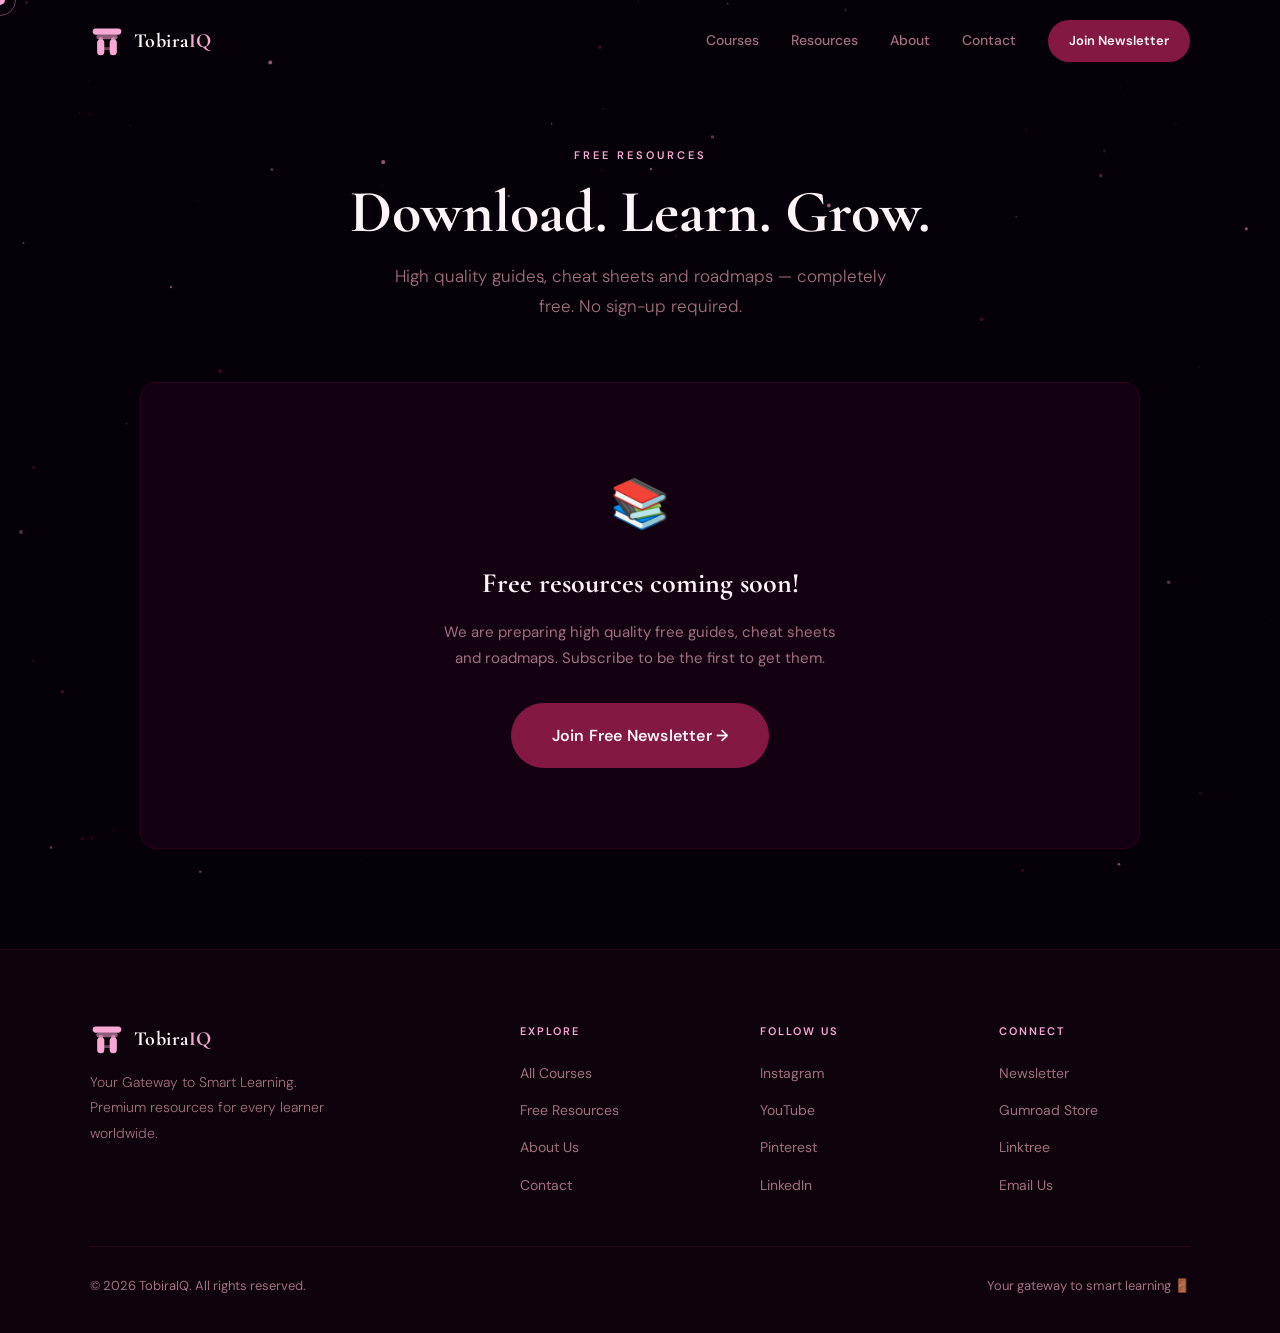
<file: resources.html>
<!DOCTYPE html>
<html lang="en">
<head>
  <meta charset="UTF-8"/>
  <meta name="viewport" content="width=device-width, initial-scale=1.0"/>
  <title>Free Resources — TobiraIQ</title>
  <meta name="description" content="Download free study resources from TobiraIQ — SQL guides, Python cheat sheets, roadmaps and more."/>
  <link rel="icon" href="assets/favicon.png"/>
  <link rel="stylesheet" href="css/main.css"/>
  <style>
    .page-hero {
      padding: 140px 7% 60px;
      text-align: center; position: relative; z-index: 1;
    }
    .resources-grid {
      display: grid;
      grid-template-columns: repeat(auto-fill, minmax(280px, 1fr));
      gap: 20px;
      max-width: 1180px; margin: 0 auto;
      padding: 0 7% 100px;
    }
    .resource-card {
      padding: 32px;
      display: flex; flex-direction: column; gap: 12px;
    }
    .resource-card h3 {
      font-family: var(--font-display);
      font-size: 22px; font-weight: 600; line-height: 1.25;
    }
    .resource-card p {
      color: var(--muted); font-size: 14px; flex: 1; line-height: 1.7;
    }
    .resource-meta {
      font-size: 12px; color: var(--muted);
      display: flex; gap: 16px;
      border-top: 1px solid var(--border); padding-top: 14px;
    }
  </style>
</head>
<body>
  <div class="cursor" id="cursor"></div>
  <div class="cursor-ring" id="cursor-ring"></div>
  <canvas id="particles-canvas"></canvas>
  <div id="scroll-progress"></div>

  <nav class="navbar" id="navbar">
    <a href="index.html" class="nav-logo">
      <svg width="34" height="34" viewBox="0 0 38 38" fill="none">
        <rect x="3" y="5" width="32" height="7" rx="3.5" fill="#F9A8D4"/>
        <rect x="7" y="12" width="24" height="5" rx="2.5" fill="#F9A8D4" opacity="0.55"/>
        <rect x="8"  y="17" width="8"  height="18" rx="4" fill="#F9A8D4"/>
        <rect x="22" y="17" width="8"  height="18" rx="4" fill="#F9A8D4"/>
        <rect x="9"  y="26" width="20" height="3"  rx="1.5" fill="#F9A8D4" opacity="0.4"/>
        <circle cx="12" cy="17" r="2.5" fill="#F9A8D4" opacity="0.6"/>
        <circle cx="26" cy="17" r="2.5" fill="#F9A8D4" opacity="0.6"/>
      </svg>
      <span class="nav-logo-text">Tobira<em>IQ</em></span>
    </a>
    <ul class="nav-menu" id="nav-menu"></ul>
    <button class="nav-hamburger" id="hamburger"><span></span><span></span><span></span></button>
  </nav>

  <main class="page">
    <div class="page-hero">
      <span class="section-eyebrow reveal">Free Resources</span>
      <h1 class="section-title reveal">Download. Learn. Grow.</h1>
      <p class="section-subtitle reveal" style="margin:0 auto;">
        High quality guides, cheat sheets and roadmaps — completely free. No sign-up required.
      </p>
    </div>
    <div class="resources-grid" id="resources-grid"></div>
  </main>

  <footer id="footer"></footer>
  <div class="toast" id="toast"></div>

  <script src="data/categories.js"></script>
  <script src="data/courses.js"></script>
  <script src="data/resources.js"></script>
  <script src="js/main.js"></script>
  <script>
  document.addEventListener('DOMContentLoaded', () => {
    const grid = document.getElementById('resources-grid');
    if (!grid || typeof RESOURCES === 'undefined') return;

    if (!RESOURCES.length) {
      grid.innerHTML = `
        <div style="
          grid-column: 1/-1;
          text-align: center;
          padding: 80px 24px;
          background: var(--card);
          border: 1px solid var(--border);
          border-radius: var(--radius-md);
        ">
          <div style="font-size:48px; margin-bottom:16px;">📚</div>
          <h3 style="font-family:var(--font-display); font-size:28px; margin-bottom:12px;">
            Free resources coming soon!
          </h3>
          <p style="color:var(--muted); font-size:15px; max-width:400px; margin:0 auto 32px; line-height:1.7;">
            We are preparing high quality free guides, cheat sheets and roadmaps.
            Subscribe to be the first to get them.
          </p>
          <a href="https://tobiraiq.beehiiv.com" target="_blank" class="btn btn-primary btn-lg">
            Join Free Newsletter →
          </a>
        </div>
      `;
      return;
    }
    grid.innerHTML = RESOURCES.map(r => `
      <a href="${r.downloadLink}" target="_blank" class="card resource-card">
        ${getBadge(r.badge)}
        <h3>${r.title}</h3>
        <p>${r.description}</p>
        <div class="resource-meta">
          <span>📄 ${r.type}</span>
          ${r.pages ? `<span>📖 ${r.pages} pages</span>` : ''}
        </div>
        <div class="btn btn-ghost">Download Free →</div>
      </a>
    `).join('');

    document.querySelectorAll('.reveal').forEach(el => {
      const obs = new IntersectionObserver(entries => {
        entries.forEach(e => { if (e.isIntersecting) { e.target.classList.add('visible'); obs.unobserve(e.target); } });
      }, { threshold: 0.08 });
      obs.observe(el);
    });
  });
  </script>
</body>
</html>
</file>
<file: css/main.css>
/* ============================================================
   TOBIRAIQ — MAIN CSS
   Global styles, CSS variables, typography, layout
   DO NOT MODIFY — Edit data files only
   ============================================================ */

@import url('https://fonts.googleapis.com/css2?family=Cormorant+Garamond:wght@300;400;600;700&family=DM+Sans:ital,opsz,wght@0,9..40,300;0,9..40,400;0,9..40,500;0,9..40,600;1,9..40,300&display=swap');

/* ── Variables ─────────────────────────────────────────── */
:root {
  --pink:         #831843;
  --pink-mid:     #9d174d;
  --pink-light:   #be185d;
  --pink-glow:    #F9A8D4;
  --pink-soft:    rgba(131,24,67,0.15);
  --black:        #060109;
  --dark:         #0e020d;
  --card:         #130010;
  --card-hover:   #1a0018;
  --white:        #FFF5F9;
  --muted:        #a07080;
  --muted-light:  #c4a0b0;
  --border:       rgba(131,24,67,0.2);
  --border-hover: rgba(249,168,212,0.4);
  --radius-sm:    8px;
  --radius-md:    16px;
  --radius-lg:    24px;
  --radius-full:  100px;
  --shadow-sm:    0 4px 16px rgba(131,24,67,0.15);
  --shadow-md:    0 12px 40px rgba(131,24,67,0.25);
  --shadow-lg:    0 24px 64px rgba(131,24,67,0.35);
  --transition:   0.3s cubic-bezier(0.4,0,0.2,1);
  --font-display: 'Cormorant Garamond', Georgia, serif;
  --font-body:    'DM Sans', system-ui, sans-serif;
}

/* ── Reset ─────────────────────────────────────────────── */
*, *::before, *::after { box-sizing: border-box; margin: 0; padding: 0; }
html { scroll-behavior: smooth; font-size: 16px; }
body {
  background: var(--black);
  color: var(--white);
  font-family: var(--font-body);
  font-size: 1rem;
  line-height: 1.7;
  overflow-x: hidden;
  -webkit-font-smoothing: antialiased;
  cursor: none;
}
img { max-width: 100%; display: block; }
a { color: inherit; text-decoration: none; }
ul { list-style: none; }
button { cursor: none; font-family: var(--font-body); }
input, textarea { font-family: var(--font-body); }

/* ── Custom Cursor ─────────────────────────────────────── */
.cursor {
  position: fixed;
  width: 10px; height: 10px;
  background: var(--pink-glow);
  border-radius: 50%;
  pointer-events: none;
  z-index: 9999;
  transform: translate(-50%,-50%);
  transition: width 0.3s, height 0.3s, opacity 0.3s;
  mix-blend-mode: screen;
}
.cursor-ring {
  position: fixed;
  width: 32px; height: 32px;
  border: 1.5px solid var(--pink-glow);
  border-radius: 50%;
  pointer-events: none;
  z-index: 9998;
  transform: translate(-50%,-50%);
  opacity: 0.4;
  transition: width 0.3s, height 0.3s, opacity 0.3s;
}
.cursor.grow { width: 18px; height: 18px; }
.cursor-ring.grow { width: 50px; height: 50px; opacity: 0.2; }

/* ── Particles Canvas ──────────────────────────────────── */
#particles-canvas {
  position: fixed; inset: 0;
  z-index: 0; pointer-events: none;
}

/* ── Progress Bar ──────────────────────────────────────── */
#scroll-progress {
  position: fixed; top: 0; left: 0;
  height: 2px; width: 0%;
  background: linear-gradient(90deg, var(--pink), var(--pink-glow));
  z-index: 9999;
  transition: width 0.1s linear;
}

/* ── Navigation ────────────────────────────────────────── */
.navbar {
  position: fixed; top: 0; left: 0; right: 0;
  z-index: 1000;
  display: flex; align-items: center; justify-content: space-between;
  padding: 20px 7%;
  background: rgba(6,1,9,0);
  backdrop-filter: blur(0px);
  border-bottom: 1px solid transparent;
  transition: all 0.4s;
}
.navbar.scrolled {
  padding: 14px 7%;
  background: rgba(6,1,9,0.85);
  backdrop-filter: blur(24px);
  border-bottom-color: var(--border);
}

.nav-logo {
  display: flex; align-items: center; gap: 10px;
}
.nav-logo svg { width: 34px; height: 34px; }
.nav-logo-text {
  font-family: var(--font-display);
  font-size: 20px; font-weight: 700;
  letter-spacing: 0.5px;
}
.nav-logo-text em { color: var(--pink-glow); font-style: normal; }

.nav-menu {
  display: flex; align-items: center; gap: 32px;
}
.nav-menu a {
  font-size: 14px; font-weight: 500;
  color: var(--muted);
  position: relative;
  transition: color var(--transition);
}
.nav-menu a::after {
  content: '';
  position: absolute; bottom: -3px; left: 0; right: 0;
  height: 1px; background: var(--pink-glow);
  transform: scaleX(0); transform-origin: right;
  transition: transform var(--transition);
}
.nav-menu a:hover { color: var(--white); }
.nav-menu a:hover::after { transform: scaleX(1); transform-origin: left; }

.nav-cta {
  background: var(--pink) !important;
  color: var(--white) !important;
  padding: 9px 20px;
  border-radius: var(--radius-full);
  font-size: 13px !important; font-weight: 600 !important;
  border: 1px solid transparent;
  transition: all var(--transition) !important;
}
.nav-cta::after { display: none !important; }
.nav-cta:hover { background: var(--pink-light) !important; transform: translateY(-2px); box-shadow: var(--shadow-sm); }

.nav-hamburger {
  display: none;
  flex-direction: column; gap: 5px;
  background: none; border: none; padding: 4px;
}
.nav-hamburger span {
  width: 22px; height: 2px;
  background: var(--white); border-radius: 2px;
  transition: var(--transition);
  display: block;
}

/* ── Page Wrapper ──────────────────────────────────────── */
.page { position: relative; z-index: 1; }

/* ── Section Utilities ─────────────────────────────────── */
.section { padding: 100px 7%; }
.section-inner { max-width: 1180px; margin: 0 auto; }
.section-sm { padding: 60px 7%; }

.section-eyebrow {
  display: inline-block;
  font-size: 11px; font-weight: 600;
  letter-spacing: 3px; text-transform: uppercase;
  color: var(--pink-glow);
  margin-bottom: 14px;
}
.section-title {
  font-family: var(--font-display);
  font-size: clamp(32px, 5vw, 60px);
  font-weight: 700; line-height: 1.1;
  margin-bottom: 16px;
}
.section-subtitle {
  font-size: 17px; font-weight: 300;
  color: var(--muted); max-width: 520px;
  line-height: 1.8;
}

/* ── Buttons ────────────────────────────────────────────── */
.btn {
  display: inline-flex; align-items: center; gap: 8px;
  padding: 14px 30px;
  border-radius: var(--radius-full);
  font-size: 14px; font-weight: 600;
  letter-spacing: 0.2px;
  border: 1.5px solid transparent;
  transition: all var(--transition);
  position: relative; overflow: hidden;
}
.btn-primary {
  background: var(--pink);
  color: var(--white);
  border-color: var(--pink);
}
.btn-primary:hover {
  background: var(--pink-light);
  border-color: var(--pink-light);
  transform: translateY(-3px);
  box-shadow: var(--shadow-md);
}
.btn-outline {
  background: transparent;
  color: var(--white);
  border-color: var(--border-hover);
}
.btn-outline:hover {
  border-color: var(--pink-glow);
  color: var(--pink-glow);
  transform: translateY(-3px);
}
.btn-ghost {
  background: transparent;
  color: var(--pink-glow);
  border-color: transparent;
  padding-left: 0; padding-right: 0;
}
.btn-ghost:hover { gap: 14px; }
.btn-lg { padding: 18px 40px; font-size: 16px; }

/* ── Badges ─────────────────────────────────────────────── */
.badge {
  display: inline-flex; align-items: center;
  padding: 4px 12px; border-radius: var(--radius-full);
  font-size: 10px; font-weight: 700;
  letter-spacing: 1.5px; text-transform: uppercase;
}
.badge-free     { background: rgba(34,197,94,0.15); color: #4ade80; border: 1px solid rgba(74,222,128,0.3); }
.badge-new      { background: rgba(131,24,67,0.2);  color: var(--pink-glow); border: 1px solid var(--border); }
.badge-popular  { background: rgba(234,179,8,0.15); color: #fbbf24; border: 1px solid rgba(251,191,36,0.3); }
.badge-soon     { background: rgba(99,102,241,0.15); color: #a5b4fc; border: 1px solid rgba(165,180,252,0.3); }
.badge-paid     { background: rgba(131,24,67,0.15); color: var(--pink-glow); border: 1px solid var(--border); }

/* ── Cards ──────────────────────────────────────────────── */
.card {
  background: var(--card);
  border: 1px solid var(--border);
  border-radius: var(--radius-md);
  transition: all var(--transition);
  position: relative; overflow: hidden;
}
.card::before {
  content: '';
  position: absolute; top: 0; left: 0; right: 0;
  height: 1px;
  background: linear-gradient(90deg, transparent, var(--pink-glow), transparent);
  transform: scaleX(0);
  transition: transform var(--transition);
}
.card:hover {
  border-color: var(--border-hover);
  background: var(--card-hover);
  transform: translateY(-6px);
  box-shadow: var(--shadow-md);
}
.card:hover::before { transform: scaleX(1); }

/* ── Tags ───────────────────────────────────────────────── */
.tag {
  display: inline-block;
  background: var(--pink-soft);
  border: 1px solid var(--border);
  color: var(--pink-glow);
  padding: 3px 10px; border-radius: var(--radius-full);
  font-size: 11px; font-weight: 500;
}

/* ── Divider ────────────────────────────────────────────── */
.divider {
  height: 1px;
  background: linear-gradient(90deg, transparent, var(--border), transparent);
  margin: 0 7%;
}

/* ── Footer ─────────────────────────────────────────────── */
footer {
  padding: 72px 7% 36px;
  border-top: 1px solid var(--border);
  background: var(--dark);
  position: relative; z-index: 1;
}
.footer-grid {
  max-width: 1180px; margin: 0 auto;
  display: grid;
  grid-template-columns: 2fr 1fr 1fr 1fr;
  gap: 48px;
  padding-bottom: 48px;
  border-bottom: 1px solid var(--border);
}
.footer-brand p {
  color: var(--muted); font-size: 14px; font-weight: 300;
  max-width: 260px; margin-top: 14px; line-height: 1.8;
}
.footer-col h4 {
  font-size: 11px; font-weight: 600;
  letter-spacing: 2px; text-transform: uppercase;
  color: var(--pink-glow); margin-bottom: 18px;
}
.footer-col ul { display: flex; flex-direction: column; gap: 10px; }
.footer-col ul li a {
  color: var(--muted); font-size: 14px;
  transition: color var(--transition);
}
.footer-col ul li a:hover { color: var(--white); }
.footer-bottom {
  max-width: 1180px; margin: 28px auto 0;
  display: flex; justify-content: space-between; align-items: center;
  color: var(--muted); font-size: 13px;
}

/* ── Reveal Animations ──────────────────────────────────── */
.reveal {
  opacity: 0;
  transform: translateY(32px);
  transition: opacity 0.7s ease, transform 0.7s ease;
}
.reveal.visible { opacity: 1; transform: translateY(0); }
.reveal-delay-1 { transition-delay: 0.1s; }
.reveal-delay-2 { transition-delay: 0.2s; }
.reveal-delay-3 { transition-delay: 0.3s; }

/* ── Toast Notification ─────────────────────────────────── */
.toast {
  position: fixed; bottom: 32px; right: 32px;
  background: var(--card);
  border: 1px solid var(--border-hover);
  border-radius: var(--radius-md);
  padding: 16px 24px;
  font-size: 14px; color: var(--white);
  z-index: 9999;
  transform: translateY(100px); opacity: 0;
  transition: all var(--transition);
  box-shadow: var(--shadow-lg);
}
.toast.show { transform: translateY(0); opacity: 1; }

/* ── Responsive ─────────────────────────────────────────── */
@media (max-width: 1024px) {
  .section { padding: 80px 6%; }
  .footer-grid { grid-template-columns: 1fr 1fr; gap: 36px; }
}

@media (max-width: 768px) {
  .navbar { padding: 16px 5%; }
  .navbar.scrolled { padding: 12px 5%; }
  .nav-menu {
    display: none !important;
  }
  .nav-hamburger { display: flex; }
  .nav-menu.open {
    display: flex !important;
    flex-direction: column !important;
    position: fixed !important;
    top: 0 !important; left: 0 !important; right: 0 !important; bottom: 0 !important;
    width: 100vw !important;
    height: 100vh !important;
    background: rgba(6,1,9,0.98) !important;
    justify-content: center !important;
    align-items: center !important;
    gap: 20px; z-index: 99999 !important;
    font-size: 18px;
    overflow-y: auto;
    padding: 100px 24px 40px;
    box-sizing: border-box;
    margin: 0 !important;
  }
  .nav-menu.open .nav-cta {
    margin-top: 8px;
    font-size: 15px !important;
    padding: 12px 28px;
  }
  .section { padding: 72px 5%; }
  .footer-grid { grid-template-columns: 1fr; gap: 32px; }
  .footer-bottom { flex-direction: column; gap: 8px; text-align: center; }
  body { cursor: auto; }
  .cursor, .cursor-ring { display: none; }
}

/* ── Extra Mobile Fixes (320px — 480px small phones) ── */
@media (max-width: 480px) {
  .navbar { padding: 14px 4%; }

  .section { padding: 60px 4%; }
  .section-sm { padding: 48px 4%; }

  .section-title {
    font-size: clamp(28px, 8vw, 40px);
  }

  .btn { padding: 12px 22px; font-size: 13px; }
  .btn-lg { padding: 14px 28px; font-size: 14px; }

  .footer-grid { padding: 0 4%; }
  .footer-bottom { padding: 20px 4% 0; }

  .divider { margin: 0 4%; }
}

/* ── Tablet fixes (481px — 768px) ── */
@media (min-width: 481px) and (max-width: 768px) {
  .section { padding: 72px 5%; }
  .navbar { padding: 16px 5%; }
}

/* ── Large desktop (1440px+) ── */
@media (min-width: 1440px) {
  .section { padding: 120px 8%; }
  .navbar { padding: 22px 8%; }
  .navbar.scrolled { padding: 16px 8%; }
}
</file>
